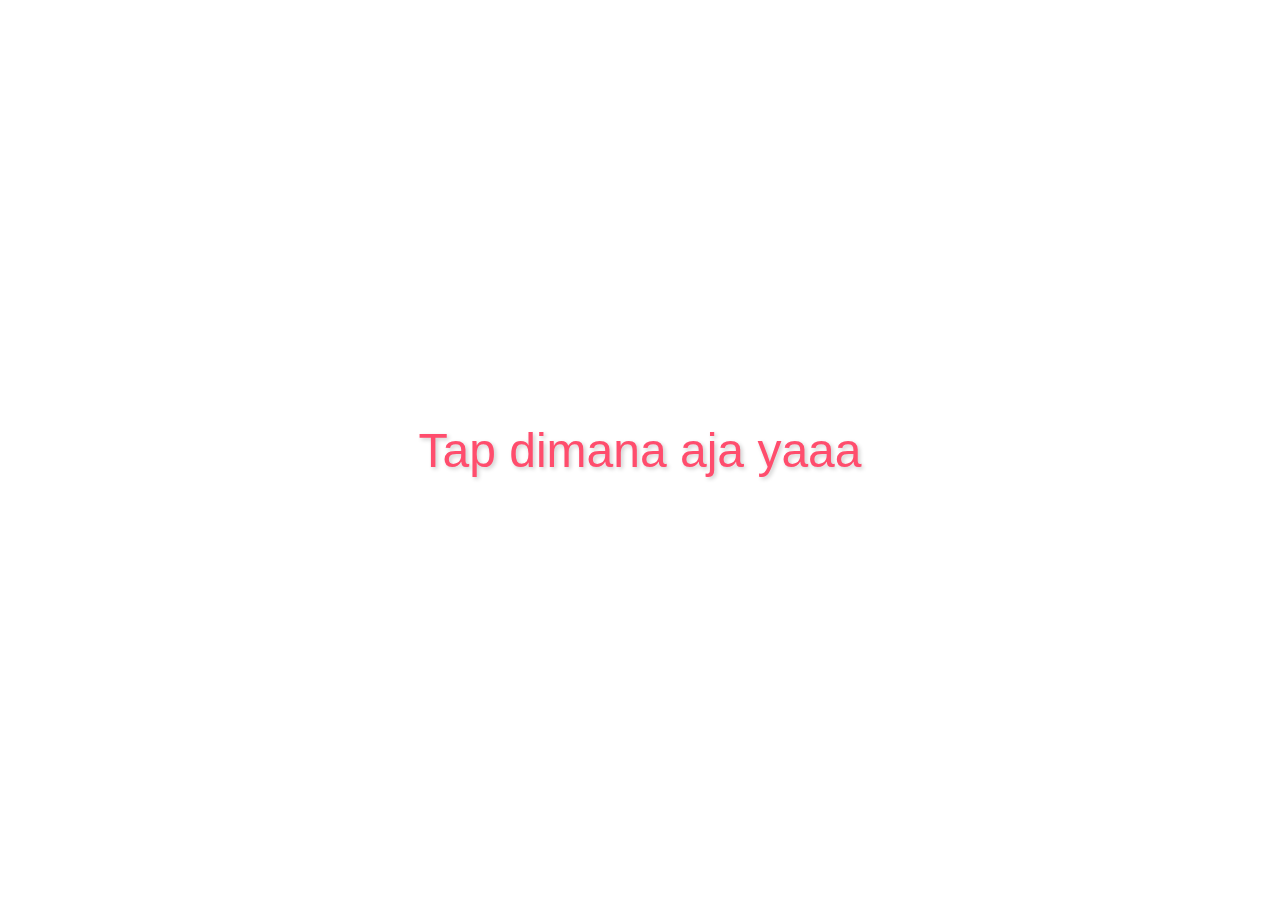
<file: confess2/index.html>
<!DOCTYPE html>
<html lang="en">
<head>
    <meta charset="UTF-8">
    <meta name="viewport" content="width=device-width, initial-scale=1.0">
    <title>❤️</title>
    <link rel="stylesheet" href="styles/main.css">
<div class="wallpaper"></div>
    <div class="content">
    </div>
</head>
<body>
    <div class="bg_heart">
        <div class="message"></div>
        <a href="love.html" class="next-button">pencet aku</a>
    </div>

    <script src="https://code.jquery.com/jquery-3.6.0.min.js"></script>
    <script src="script/main.js"></script>
<script>
    function setupMusic() {
        const music = document.getElementById('backgroundMusic');
        
        const isMusicPlaying = localStorage.getItem('musicPlaying') === 'true';
        const musicCurrentTime = localStorage.getItem('musicCurrentTime') || 0;

        if (isMusicPlaying) {
            music.currentTime = parseFloat(musicCurrentTime);
        }

        music.addEventListener('play', () => {
            localStorage.setItem('musicPlaying', 'true');
        });

        music.addEventListener('pause', () => {
            localStorage.setItem('musicPlaying', 'false');
        });

        setInterval(() => {
            localStorage.setItem('musicCurrentTime', music.currentTime);
        }, 1000);

        document.addEventListener('click', function startMusic() {
            music.play().catch(error => {
                console.log('Autoplay prevented', error);
            });
            document.removeEventListener('click', startMusic);
        });
    }

        document.addEventListener('DOMContentLoaded', setupMusic);
</script>

<audio id="backgroundMusic" loop>
    <source src="assets/blue.mp3" type="audio/mpeg">
    Your browser does not support the audio element.
</script>
</body>
</html>
</file>
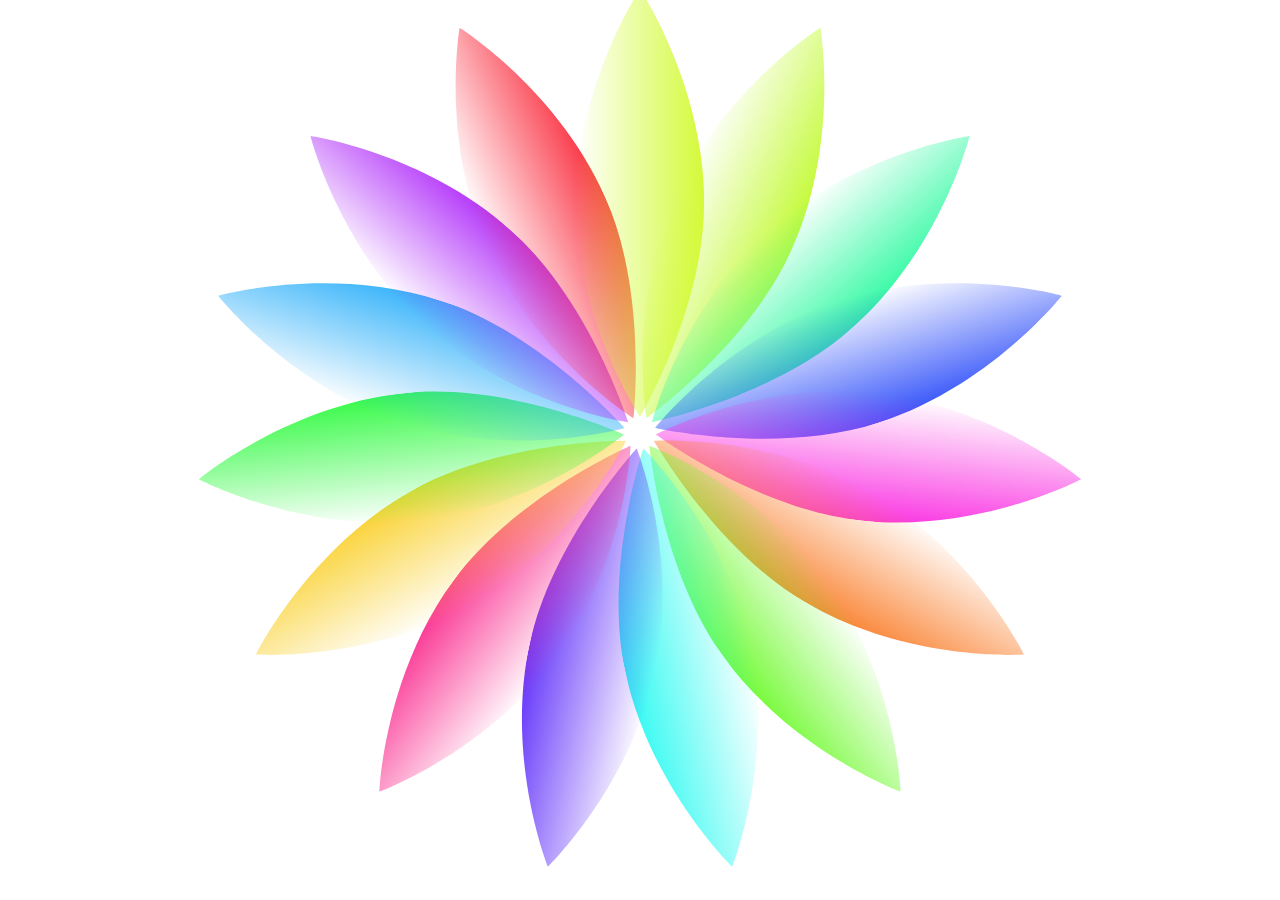
<file: flower 2/index.html>
<!DOCTYPE html>
<html lang="en">
<head>
    <meta charset="UTF-8">
    <meta name="viewport" content="width=device-width, initial-scale=1.0">
    <link rel="stylesheet" href="style.css">
    <title>Flower</title>
</head>
<body>
    <div class="container">
        <svg viewBox="0 0 800 600" class="main-svg">
          <rect width="100%" height="100%" class="boundary"></rect>
          
          <linearGradient id="gradient-black-white">
              <stop stop-color="black" offset="0"/>
              <stop stop-color="white" offset="100%"/>
          </linearGradient>
          
          <mask id="petal-mask" maskunits="objectBoundingBox" maskcontentunits="objectBoundingBox">
              <rect y="0" width="1" height="1" fill="url(#gradient-black-white)"/>
          </mask>
          
          <symbol id="petal-shape">
              <path d="M60,400 C60,400 120,298.319352 120,200 C120,89.54305 60,0 60,0 C60,0 0,89.54305 0,200 C0,310.45695 60,400 60,400 Z" class="petal-element"></path>
          </symbol>
      
          <svg viewBox="0 10 120 800">
            <rect width="100%" height="100%" class="boundary"></rect>
            <g class="petals-group">
              <g class="petal-group">
                <use xlink:href="#petal-shape"/>
              </g>
              <g class="petal-group">
                <use xlink:href="#petal-shape"/>
              </g>
              <g class="petal-group">
                <use xlink:href="#petal-shape"/>
              </g>
              <g class="petal-group">
                <use xlink:href="#petal-shape"/>
              </g>
              <g class="petal-group">
                <use xlink:href="#petal-shape"/>
              </g>
              <g class="petal-group">
                <use xlink:href="#petal-shape"/>
              </g>
              <g class="petal-group">
                <use xlink:href="#petal-shape"/>
              </g>
              <g class="petal-group">
                <use xlink:href="#petal-shape"/>
              </g>
              <g class="petal-group">
                <use xlink:href="#petal-shape"/>
              </g>
              <g class="petal-group">
                <use xlink:href="#petal-shape"/>
              </g>
              <g class="petal-group">
                <use xlink:href="#petal-shape"/>
              </g>
              <g class="petal-group">
                <use xlink:href="#petal-shape"/>
              </g>
              <g class="petal-group">
                <use xlink:href="#petal-shape"/>
              </g>
              <g class="petal-group">
                <use xlink:href="#petal-shape"/>
              </g>
              <g class="petal-group">
                <use xlink:href="#petal-shape"/>
              </g>
            </g>
          </svg>
        </svg>
      </div>
</body>
</html>
</file>
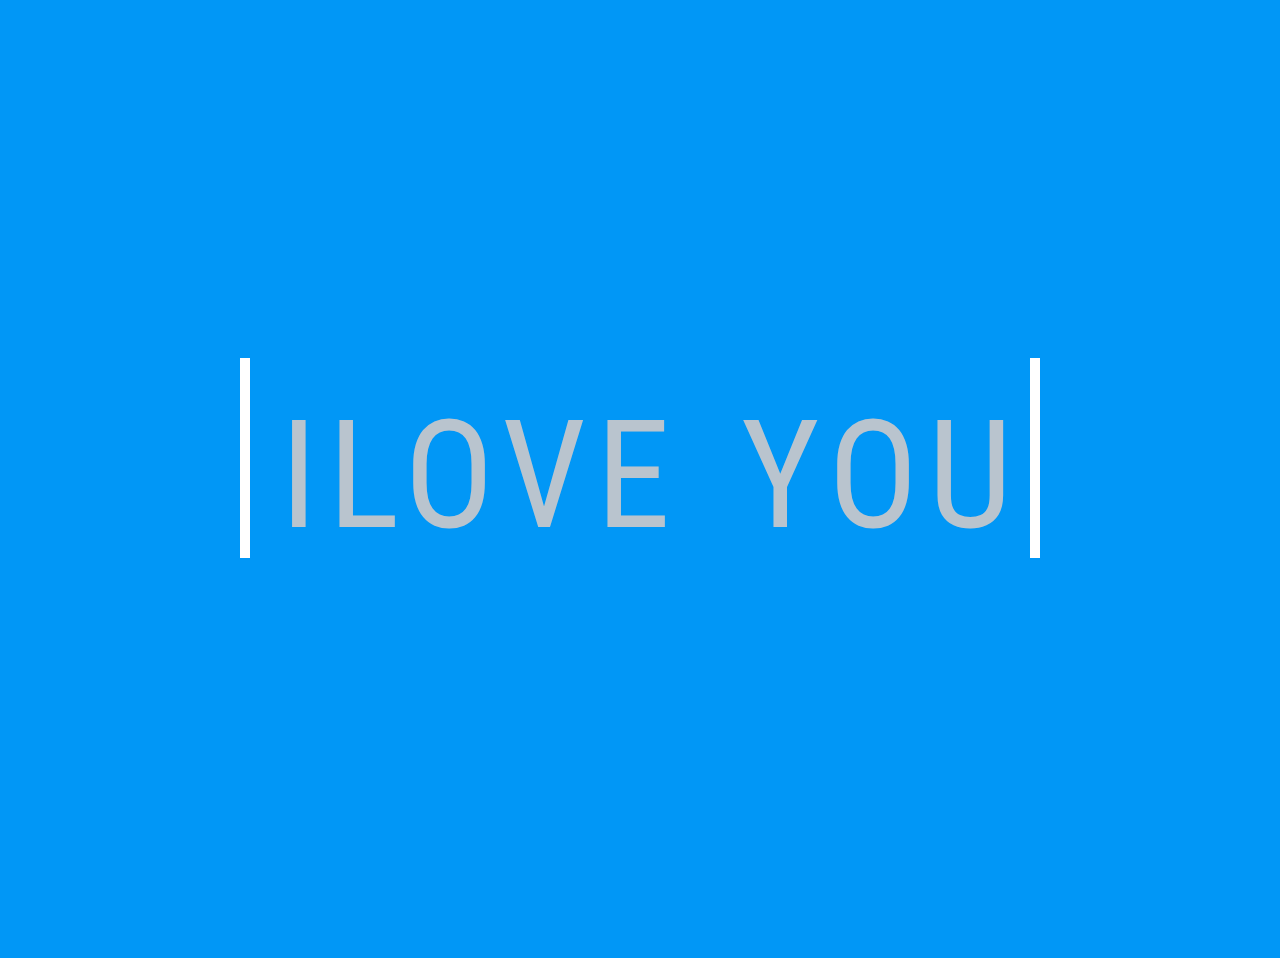
<file: i love you/index.html>
<!DOCTYPE html>
<html lang="en">
  <head>
    <meta charset="UTF-8" />
    <meta name="viewport" content="width=device-width, initial-scale=1.0" />
    <meta http-equiv="X-UA-Compatible" content="ie=edge" />
    <title>Love Animation</title>
    <link rel="stylesheet" href="styles.css" />
    <link
      rel="stylesheet"
      href="https://cdnjs.cloudflare.com/ajax/libs/font-awesome/6.0.0-beta3/css/all.min.css"/>
  </head>
  <body>
    <div class="wrapper" id="love">
      <div class="saying">
        <span class="i">I</span>
        <span class="love">LOVE</span>
        <i class="fa fa-heart heart" aria-hidden="true"></i>
        <span class="you">YOU</span>
        <span class="u">U</span>
      </div>
      <div class="pops">
        <div class="pop first">
          <div class="circle out-45"></div>
          <div class="circle out-225"></div>
          <div class="circle out-315"></div>
        </div>
        <div class="pop second">
          <div class="circle out-45"></div>
          <div class="circle out-225"></div>
          <div class="circle out-315"></div>
        </div>
        <div class="pop third">
          <div class="circle out-45"></div>
          <div class="circle out-225"></div>
          <div class="circle out-315"></div>
        </div>
        <div class="pop fourth">
          <div class="circle out-45"></div>
          <div class="circle out-225"></div>
          <div class="circle out-315"></div>
        </div>
      </div>
    </div>
    <script src="script.js"></script>
  </body>
</html>
</file>
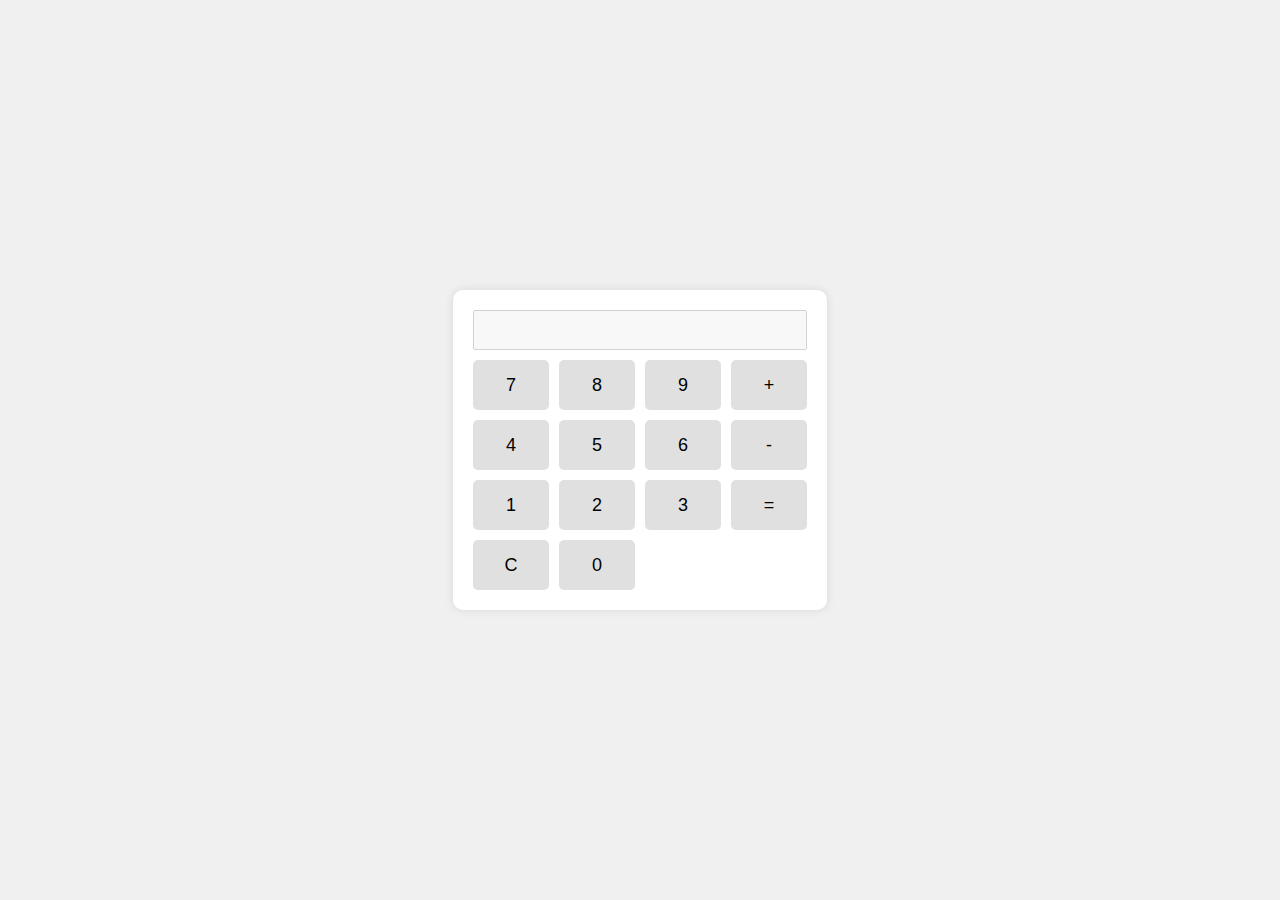
<file: kalkulator 2/index.html>
<!DOCTYPE html>
<html lang="en">
<head>
    <meta charset="UTF-8">
    <meta name="viewport" content="width=device-width, initial-scale=1.0">
    <title>Calculator</title>
    <link rel="stylesheet" href="styles.css">
</head>
<body>
    <div class="calculator">
        <input type="text" id="display" disabled>
        <div class="buttons">
            <button onclick="appendToDisplay('7')">7</button>
            <button onclick="appendToDisplay('8')">8</button>
            <button onclick="appendToDisplay('9')">9</button>
            <button onclick="appendToDisplay('+')">+</button>
            <button onclick="appendToDisplay('4')">4</button>
            <button onclick="appendToDisplay('5')">5</button>
            <button onclick="appendToDisplay('6')">6</button>
            <button onclick="appendToDisplay('-')">-</button>
            <button onclick="appendToDisplay('1')">1</button>
            <button onclick="appendToDisplay('2')">2</button>
            <button onclick="appendToDisplay('3')">3</button>
            <button onclick="calculate()">=</button>
            <button onclick="clearDisplay()">C</button>
            <button onclick="appendToDisplay('0')">0</button>
        </div>
    </div>
    <script src="script.js"></script>
</body>
</html>
</file>
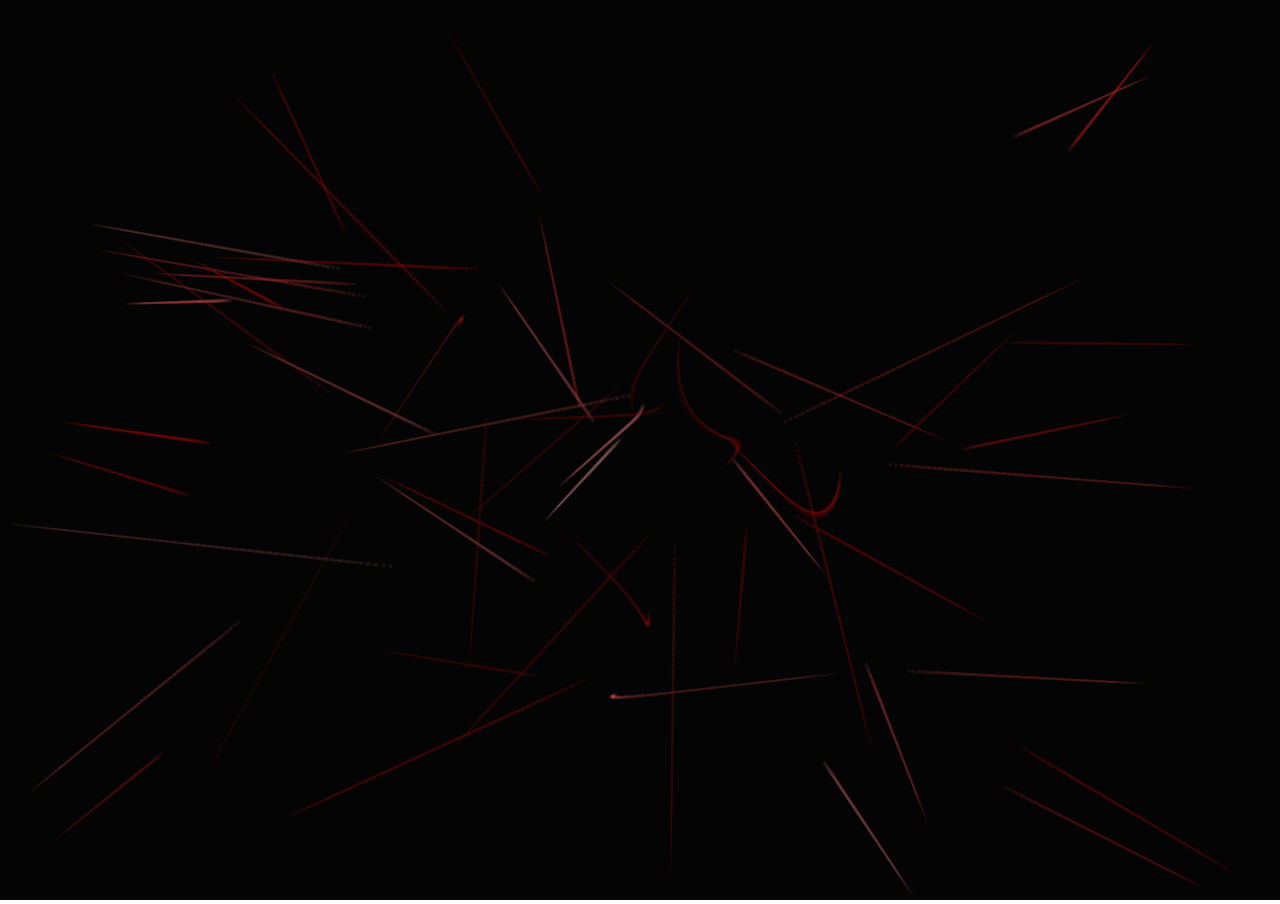
<file: love10/index.html>
<!DOCTYPE html>
<html lang="en">
<head>
    <meta charset="UTF-8">
    <meta name="viewport" content="width=device-width, initial-scale=1.0">
    <title>heart</title>
    <link rel="stylesheet" href="style.css">
</head>
<body>
    <canvas id="alx"></canvas>
    <script src="script.js"></script>
</body>
</html>
</file>
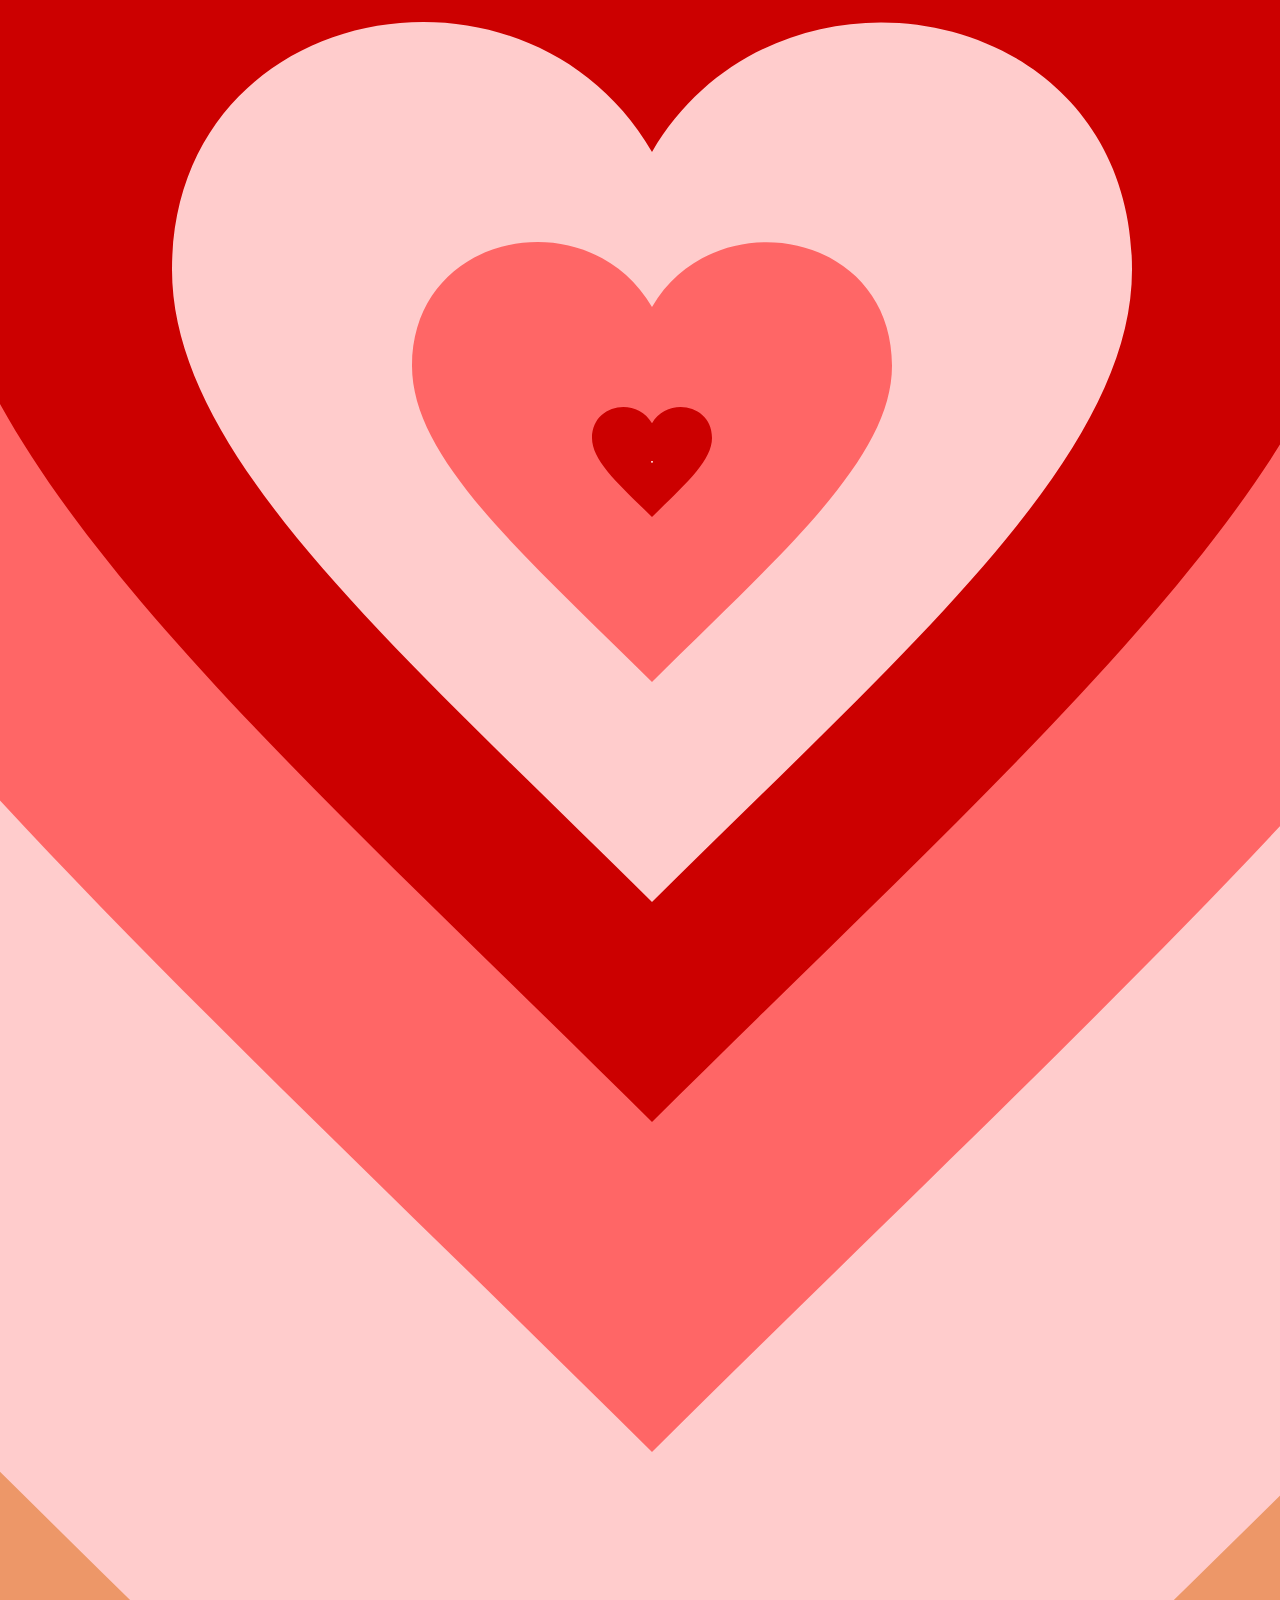
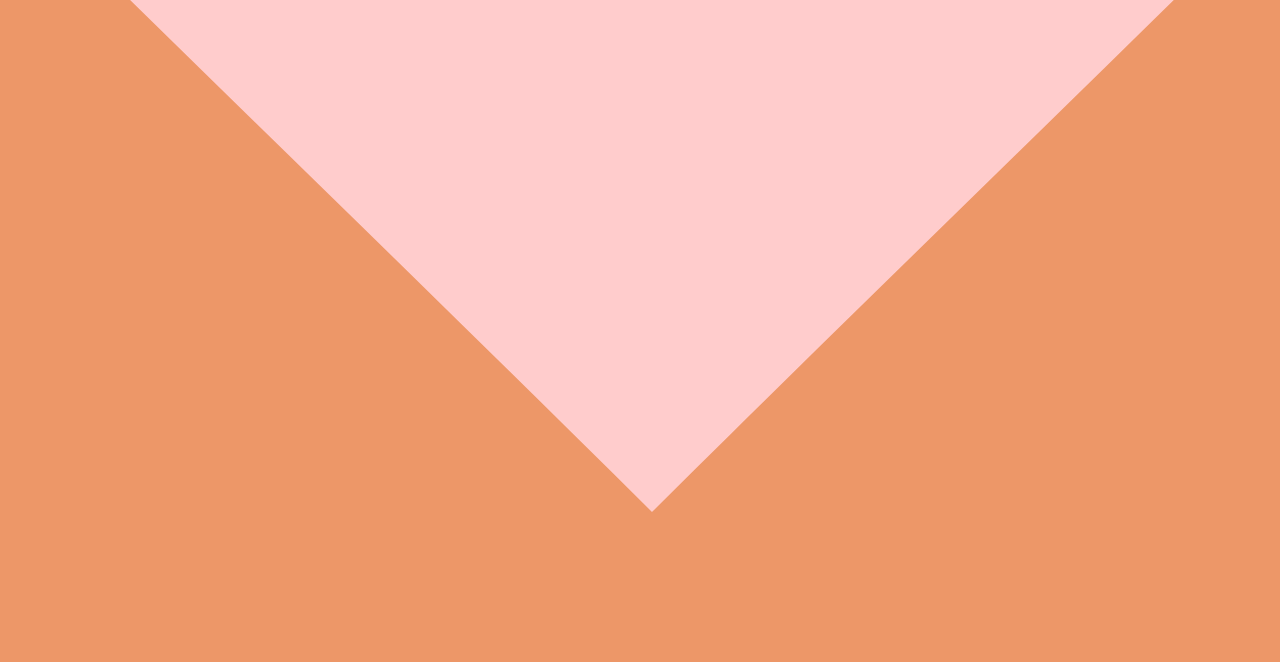
<file: love12/index.html>
<!DOCTYPE html>
<html lang="en">
  <head>
    <meta charset="UTF-8" />
    <meta name="viewport" content="width=device-width, initial-scale=1.0" />
    <title>i love you</title>
    <link rel="stylesheet" href="styles.css" />
  </head>
  <body>
    <div class="heart h0"></div>
    <div class="heart h1"></div>
    <div class="heart h2"></div>
    <div class="heart h3"></div>
    <div class="heart h4"></div>
    <div class="heart h5"></div>
    <div class="heart h6"></div>
  </body>
</html>
</file>
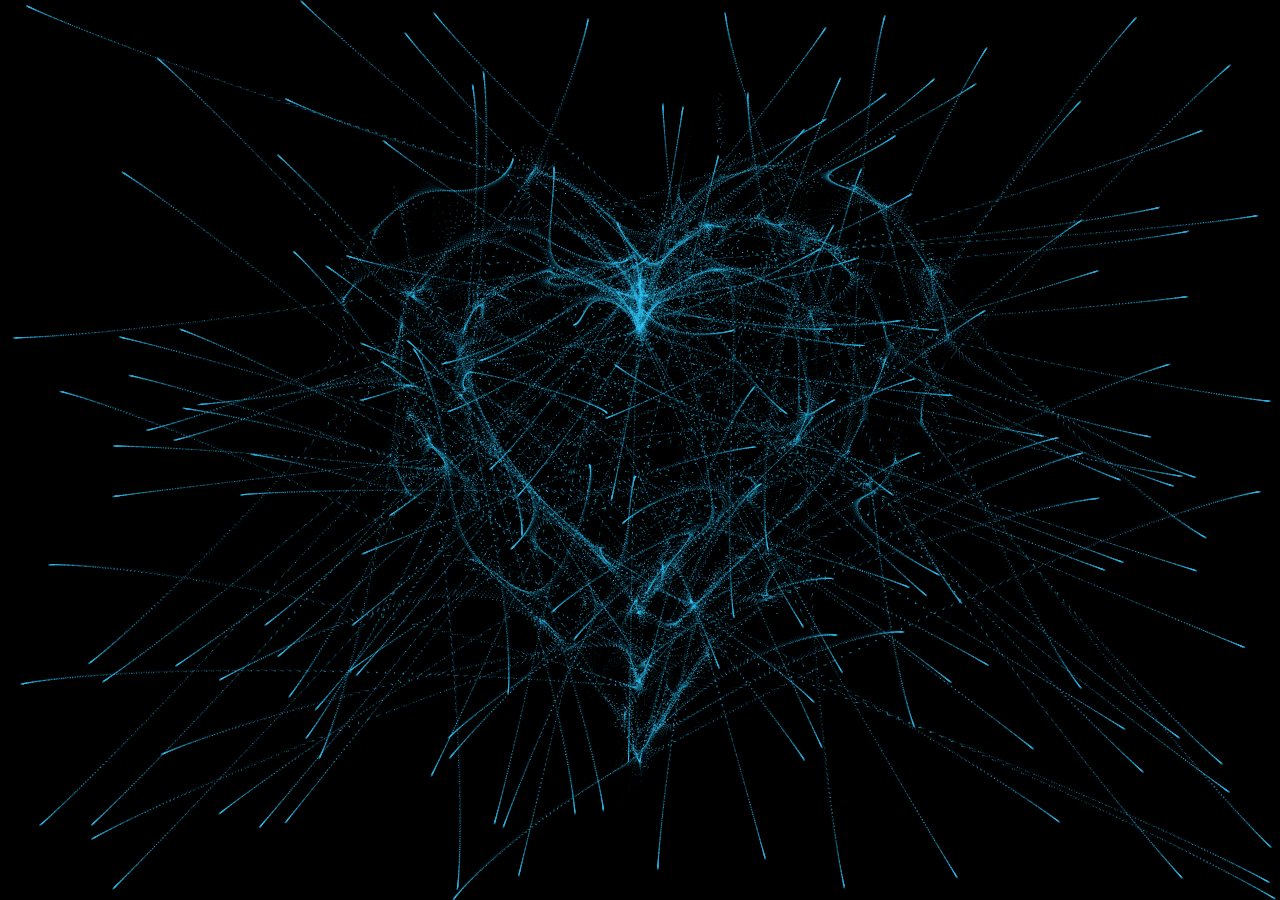
<file: love14/index.html>
<!DOCTYPE html>
<html lang="en">
<head>
  <meta charset="UTF-8">
  <meta http-equiv="X-UA-Compatible" content="IE=edge">
  <meta name="viewport" content="width=device-width, initial-scale=1.0">
  <title>❤️</title>
  <style>
    canvas {
      position: absolute;
      left: 0;
      top: 0;
      width: 100%;
      height: 100%;
      background-color: rgba(0, 0, 0, 0.2);
    }
  </style>
</head>
<body>
  <canvas id="heart"></canvas>
  <script>
    window.requestAnimationFrame =
      window.__requestAnimationFrame ||
      window.requestAnimationFrame ||
      window.webkitRequestAnimationFrame ||
      window.mozRequestAnimationFrame ||
      window.oRequestAnimationFrame ||
      window.msRequestAnimationFrame ||
      (function () {
        return function (callback, element) {
          var lastTime = element.__lastTime || 0;
          var currTime = Date.now();
          var timeToCall = Math.max(1, 33 - (currTime - lastTime));
          window.setTimeout(callback, timeToCall);
          element.__lastTime = currTime + timeToCall;
        };
      })();

    window.isDevice = /android|webos|iphone|ipad|ipod|blackberry|iemobile|opera mini/i.test(
      (navigator.userAgent || navigator.vendor || window.opera).toLowerCase()
    );

    var loaded = false;

    var init = function () {
      if (loaded) return;
      loaded = true;
      var mobile = window.isDevice;
      var koef = mobile ? 0.5 : 1;
      var canvas = document.getElementById("heart");
      var ctx = canvas.getContext("2d");
      var width = (canvas.width = koef * innerWidth);
      var height = (canvas.height = koef * innerHeight);
      var rand = Math.random;

      ctx.fillStyle = "rgba(0,0,0,1)";
      ctx.fillRect(0, 0, width, height);

      var drawText = function () {
        ctx.font = "60px Arial"; 
        ctx.fillStyle = "lightblue";
        ctx.textAlign = "center";
        ctx.fillText("", width / 2, height / 2.2 + 400); 
      };

      var heartPosition = function (rad) {
        return [
          Math.pow(Math.sin(rad), 3),
          -(
            15 * Math.cos(rad) -
            5 * Math.cos(2 * rad) -
            2 * Math.cos(3 * rad) -
            Math.cos(4 * rad)
          ),
        ];
      };

      var scaleAndTranslate = function (pos, sx, sy, dx, dy) {
        return [dx + pos[0] * sx, dy + pos[1] * sy];
      };

      window.addEventListener("resize", function () {
        width = canvas.width = koef * innerWidth;
        height = canvas.height = koef * innerHeight;
        ctx.fillStyle = "rgba(0,0,0,1)";
        ctx.fillRect(0, 0, width, height);
      });

      var traceCount = mobile ? 20 : 50;
      var pointsOrigin = [];
      var dr = mobile ? 0.3 : 0.1;
      for (var i = 0; i < Math.PI * 2; i += dr)
        pointsOrigin.push(scaleAndTranslate(heartPosition(i), 310, 19, 0, 0)); 
      for (var i = 0; i < Math.PI * 2; i += dr)
        pointsOrigin.push(scaleAndTranslate(heartPosition(i), 250, 15, 0, 0)); 
      for (var i = 0; i < Math.PI * 2; i += dr)
        pointsOrigin.push(scaleAndTranslate(heartPosition(i), 190, 11, 0, 0)); 

      var heartPointsCount = pointsOrigin.length;
      var targetPoints = [];

      var pulse = function (kx, ky) {
        for (var i = 0; i < pointsOrigin.length; i++) {
          targetPoints[i] = [
            kx * pointsOrigin[i][0] + width / 2,
            ky * pointsOrigin[i][1] + height / 2.2,
          ];
        }
      };

      var e = [];
      for (var i = 0; i < heartPointsCount; i++) {
        var x = rand() * width;
        var y = rand() * height;
        e[i] = {
          vx: 0,
          vy: 0,
          R: 2,
          speed: rand() + 5,
          q: ~~(rand() * heartPointsCount),
          D: 2 * (i % 2) - 1,
          force: 0.2 * rand() + 0.7,
          f: "rgba(51, 204, 255, 0.7)",
          trace: Array.from({ length: traceCount }, () => ({ x, y })),
        };
      }

      var config = { traceK: 0.4, timeDelta: 0.6 };
      var time = 0;

      var loop = function () {
        var n = -Math.cos(time);
        pulse((1 + n) * 0.5, (1 + n) * 0.5);
        time += (Math.sin(time) < 0 ? 9 : n > 0.8 ? 0.2 : 1) * config.timeDelta;

        ctx.fillStyle = "rgba(0,0,0,.1)";
        ctx.fillRect(0, 0, width, height);

        for (var i = e.length; i--; ) {
          var u = e[i];
          var q = targetPoints[u.q];
          var dx = u.trace[0].x - q[0];
          var dy = u.trace[0].y - q[1];
          var length = Math.sqrt(dx * dx + dy * dy);

          if (length < 10) {
            if (rand() > 0.95) {
              u.q = ~~(rand() * heartPointsCount);
            } else {
              if (rand() > 0.99) u.D *= -1;
              u.q = (u.q + u.D) % heartPointsCount;
              if (u.q < 0) u.q += heartPointsCount;
            }
          }

          u.vx += (-dx / length) * u.speed;
          u.vy += (-dy / length) * u.speed;
          u.trace[0].x += u.vx;
          u.trace[0].y += u.vy;
          u.vx *= u.force;
          u.vy *= u.force;

          for (var k = 0; k < u.trace.length - 1; k++) {
            var T = u.trace[k];
            var N = u.trace[k + 1];
            N.x -= config.traceK * (N.x - T.x);
            N.y -= config.traceK * (N.y - T.y);
          }

          ctx.fillStyle = u.f;
          u.trace.forEach((t) => ctx.fillRect(t.x, t.y, 1, 1));
        }

        drawText();
        window.requestAnimationFrame(loop, canvas);
      };

      loop();
    };

    var s = document.readyState;
    if (s === "complete" || s === "loaded" || s === "interactive") init();
    else document.addEventListener("DOMContentLoaded", init);
  </script>
</body>
</html>
</file>
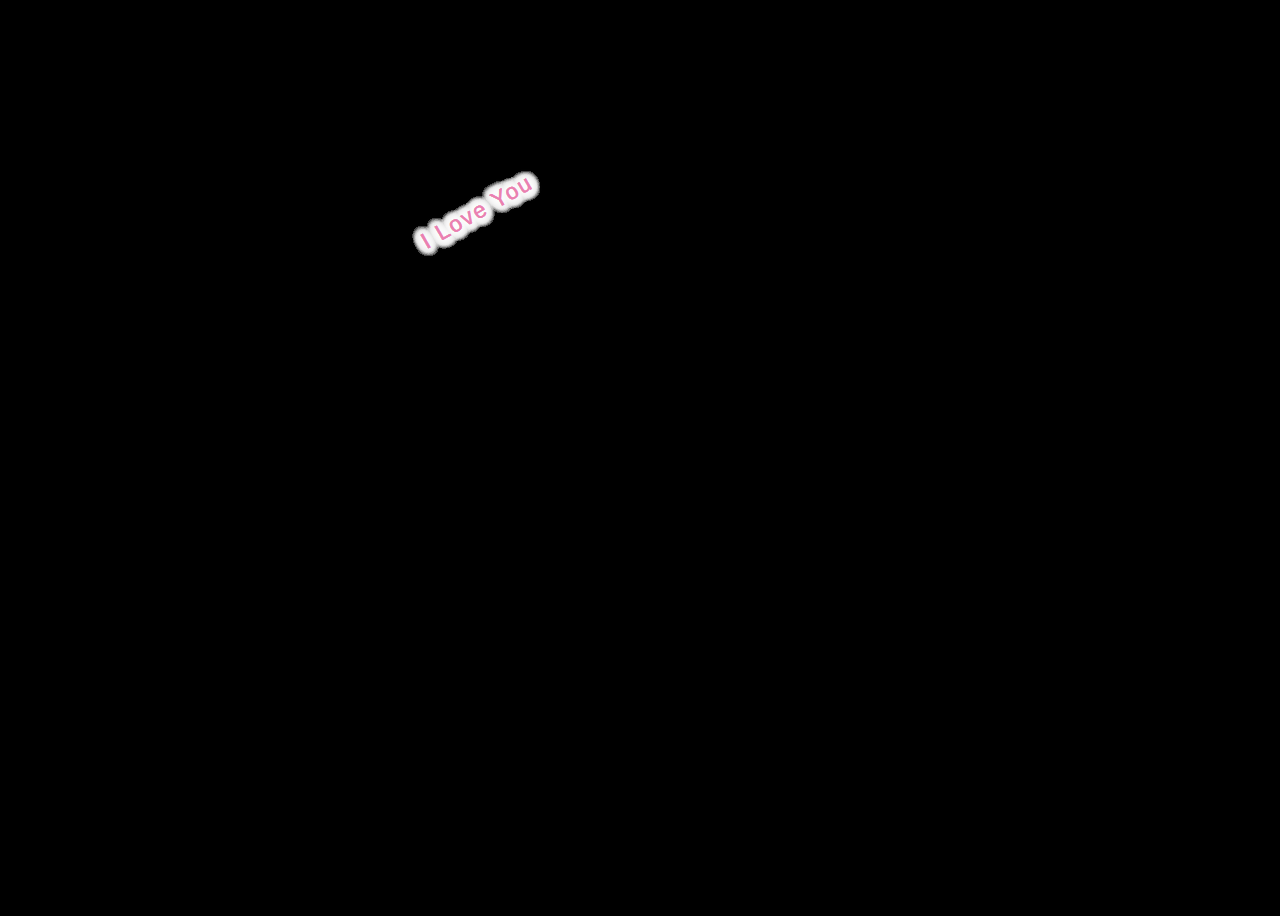
<file: love15/index.html>
<!doctype html>
<html lang="en">
 <head>
  <meta http-equiv="Content-Type" content="text/html; charset=UTF-8"> 
  <link rel="stylesheet" href="styles.css">
  <title>i love you</title> 
 </head> 
 <body mpa-version="9.0.21" mpa-extension-id="ibefaeehajgcpooopoegkifhgecigeeg"> 
  <div id="ui"> 
   <div class="love"> 
    <div class="love_horizontal"> 
     <div class="love_vertical"> 
      <div class="love_word">
       I Love You
      </div> 
     </div> 
    </div> 
   </div> 
   <div class="love"> 
    <div class="love_horizontal"> 
     <div class="love_vertical"> 
      <div class="love_word">
       I Love You
      </div> 
     </div> 
    </div> 
   </div> 
   <div class="love"> 
    <div class="love_horizontal"> 
     <div class="love_vertical"> 
      <div class="love_word">
       I Love You
      </div> 
     </div> 
    </div> 
   </div> 
   <div class="love"> 
    <div class="love_horizontal"> 
     <div class="love_vertical"> 
      <div class="love_word">
       I Love You
      </div> 
     </div> 
    </div> 
   </div> 
   <div class="love"> 
    <div class="love_horizontal"> 
     <div class="love_vertical"> 
      <div class="love_word">
       I Love You
      </div> 
     </div> 
    </div> 
   </div> 
   <div class="love"> 
    <div class="love_horizontal"> 
     <div class="love_vertical"> 
      <div class="love_word">
       I Love You
      </div> 
     </div> 
    </div> 
   </div> 
   <div class="love"> 
    <div class="love_horizontal"> 
     <div class="love_vertical"> 
      <div class="love_word">
       I Love You
      </div> 
     </div> 
    </div> 
   </div> 
   <div class="love"> 
    <div class="love_horizontal"> 
     <div class="love_vertical"> 
      <div class="love_word">
       I Love You
      </div> 
     </div> 
    </div> 
   </div> 
   <div class="love"> 
    <div class="love_horizontal"> 
     <div class="love_vertical"> 
      <div class="love_word">
       I Love You
      </div> 
     </div> 
    </div> 
   </div> 
   <div class="love"> 
    <div class="love_horizontal"> 
     <div class="love_vertical"> 
      <div class="love_word">
       I Love You
      </div> 
     </div> 
    </div> 
   </div> 
   <div class="love"> 
    <div class="love_horizontal"> 
     <div class="love_vertical"> 
      <div class="love_word">
       I Love You
      </div> 
     </div> 
    </div> 
   </div> 
   <div class="love"> 
    <div class="love_horizontal"> 
     <div class="love_vertical"> 
      <div class="love_word">
       I Love You
      </div> 
     </div> 
    </div> 
   </div> 
   <div class="love"> 
    <div class="love_horizontal"> 
     <div class="love_vertical"> 
      <div class="love_word">
       I Love You
      </div> 
     </div> 
    </div> 
   </div> 
   <div class="love"> 
    <div class="love_horizontal"> 
     <div class="love_vertical"> 
      <div class="love_word">
       I Love You
      </div> 
     </div> 
    </div> 
   </div> 
   <div class="love"> 
    <div class="love_horizontal"> 
     <div class="love_vertical"> 
      <div class="love_word">
       I Love You
      </div> 
     </div> 
    </div> 
   </div> 
   <div class="love"> 
    <div class="love_horizontal"> 
     <div class="love_vertical"> 
      <div class="love_word">
       I Love You
      </div> 
     </div> 
    </div> 
   </div> 
   <div class="love"> 
    <div class="love_horizontal"> 
     <div class="love_vertical"> 
      <div class="love_word">
       I Love You
      </div> 
     </div> 
    </div> 
   </div> 
   <div class="love"> 
    <div class="love_horizontal"> 
     <div class="love_vertical"> 
      <div class="love_word">
       I Love You
      </div> 
     </div> 
    </div> 
   </div> 
   <div class="love"> 
    <div class="love_horizontal"> 
     <div class="love_vertical"> 
      <div class="love_word">
       I Love You
      </div> 
     </div> 
    </div> 
   </div> 
   <div class="love"> 
    <div class="love_horizontal"> 
     <div class="love_vertical"> 
      <div class="love_word">
       I Love You
      </div> 
     </div> 
    </div> 
   </div> 
   <div class="love"> 
    <div class="love_horizontal"> 
     <div class="love_vertical"> 
      <div class="love_word">
       I Love You
      </div> 
     </div> 
    </div> 
   </div> 
   <div class="love"> 
    <div class="love_horizontal"> 
     <div class="love_vertical"> 
      <div class="love_word">
       I Love You
      </div> 
     </div> 
    </div> 
   </div> 
   <div class="love"> 
    <div class="love_horizontal"> 
     <div class="love_vertical"> 
      <div class="love_word">
       I Love You
      </div> 
     </div> 
    </div> 
   </div> 
   <div class="love"> 
    <div class="love_horizontal"> 
     <div class="love_vertical"> 
      <div class="love_word">
       I Love You
      </div> 
     </div> 
    </div> 
   </div> 
   <div class="love"> 
    <div class="love_horizontal"> 
     <div class="love_vertical"> 
      <div class="love_word">
       I Love You
      </div> 
     </div> 
    </div> 
   </div> 
   <div class="love"> 
    <div class="love_horizontal"> 
     <div class="love_vertical"> 
      <div class="love_word">
       I Love You
      </div> 
     </div> 
    </div> 
   </div> 
   <div class="love"> 
    <div class="love_horizontal"> 
     <div class="love_vertical"> 
      <div class="love_word">
       I Love You
      </div> 
     </div> 
    </div> 
   </div> 
   <div class="love"> 
    <div class="love_horizontal"> 
     <div class="love_vertical"> 
      <div class="love_word">
       I Love You
      </div> 
     </div> 
    </div> 
   </div> 
   <div class="love"> 
    <div class="love_horizontal"> 
     <div class="love_vertical"> 
      <div class="love_word">
       I Love You
      </div> 
     </div> 
    </div> 
   </div> 
   <div class="love"> 
    <div class="love_horizontal"> 
     <div class="love_vertical"> 
      <div class="love_word">
       I Love You
      </div> 
     </div> 
    </div> 
   </div> 
   <div class="love"> 
    <div class="love_horizontal"> 
     <div class="love_vertical"> 
      <div class="love_word">
       I Love You
      </div> 
     </div> 
    </div> 
   </div> 
   <div class="love"> 
    <div class="love_horizontal"> 
     <div class="love_vertical"> 
      <div class="love_word">
       I Love You
      </div> 
     </div> 
    </div> 
   </div> 
   <div class="love"> 
    <div class="love_horizontal"> 
     <div class="love_vertical"> 
      <div class="love_word">
       I Love You
      </div> 
     </div> 
    </div> 
   </div> 
   <div class="love"> 
    <div class="love_horizontal"> 
     <div class="love_vertical"> 
      <div class="love_word">
       I Love You
      </div> 
     </div> 
    </div> 
   </div> 
   <div class="love"> 
    <div class="love_horizontal"> 
     <div class="love_vertical"> 
      <div class="love_word">
       I Love You
      </div> 
     </div> 
    </div> 
   </div> 
   <div class="love"> 
    <div class="love_horizontal"> 
     <div class="love_vertical"> 
      <div class="love_word">
       I Love You
      </div> 
     </div> 
    </div> 
   </div> 
   <div class="love"> 
    <div class="love_horizontal"> 
     <div class="love_vertical"> 
      <div class="love_word">
       I Love You
      </div> 
     </div> 
    </div> 
   </div> 
   <div class="love"> 
    <div class="love_horizontal"> 
     <div class="love_vertical"> 
      <div class="love_word">
       I Love You
      </div> 
     </div> 
    </div> 
   </div> 
   <div class="love"> 
    <div class="love_horizontal"> 
     <div class="love_vertical"> 
      <div class="love_word">
       I Love You
      </div> 
     </div> 
    </div> 
   </div> 
   <div class="love"> 
    <div class="love_horizontal"> 
     <div class="love_vertical"> 
      <div class="love_word">
       I Love You
      </div> 
     </div> 
    </div> 
   </div> 
   <div class="love"> 
    <div class="love_horizontal"> 
     <div class="love_vertical"> 
      <div class="love_word">
       I Love You
      </div> 
     </div> 
    </div> 
   </div> 
   <div class="love"> 
    <div class="love_horizontal"> 
     <div class="love_vertical"> 
      <div class="love_word">
       I Love You
      </div> 
     </div> 
    </div> 
   </div> 
   <div class="love"> 
    <div class="love_horizontal"> 
     <div class="love_vertical"> 
      <div class="love_word">
       I Love You
      </div> 
     </div> 
    </div> 
   </div> 
   <div class="love"> 
    <div class="love_horizontal"> 
     <div class="love_vertical"> 
      <div class="love_word">
       I Love You
      </div> 
     </div> 
    </div> 
   </div> 
   <div class="love"> 
    <div class="love_horizontal"> 
     <div class="love_vertical"> 
      <div class="love_word">
       I Love You
      </div> 
     </div> 
    </div> 
   </div> 
   <div class="love"> 
    <div class="love_horizontal"> 
     <div class="love_vertical"> 
      <div class="love_word">
       I Love You
      </div> 
     </div> 
    </div> 
   </div> 
   <div class="love"> 
    <div class="love_horizontal"> 
     <div class="love_vertical"> 
      <div class="love_word">
       I Love You
      </div> 
     </div> 
    </div> 
   </div> 
   <div class="love"> 
    <div class="love_horizontal"> 
     <div class="love_vertical"> 
      <div class="love_word">
       I Love You
      </div> 
     </div> 
    </div> 
   </div> 
   <div class="love"> 
    <div class="love_horizontal"> 
     <div class="love_vertical"> 
      <div class="love_word">
       I Love You
      </div> 
     </div> 
    </div> 
   </div> 
   <div class="love"> 
    <div class="love_horizontal"> 
     <div class="love_vertical"> 
      <div class="love_word">
       I Love You
      </div> 
     </div> 
    </div> 
   </div> 
   <div class="love"> 
    <div class="love_horizontal"> 
     <div class="love_vertical"> 
      <div class="love_word">
       I Love You
      </div> 
     </div> 
    </div> 
   </div> 
   <div class="love"> 
    <div class="love_horizontal"> 
     <div class="love_vertical"> 
      <div class="love_word">
       I Love You
      </div> 
     </div> 
    </div> 
   </div> 
   <div class="love"> 
    <div class="love_horizontal"> 
     <div class="love_vertical"> 
      <div class="love_word">
       I Love You
      </div> 
     </div> 
    </div> 
   </div> 
   <div class="love"> 
    <div class="love_horizontal"> 
     <div class="love_vertical"> 
      <div class="love_word">
       I Love You
      </div> 
     </div> 
    </div> 
   </div> 
   <div class="love"> 
    <div class="love_horizontal"> 
     <div class="love_vertical"> 
      <div class="love_word">
       I Love You
      </div> 
     </div> 
    </div> 
   </div> 
   <div class="love"> 
    <div class="love_horizontal"> 
     <div class="love_vertical"> 
      <div class="love_word">
       I Love You
      </div> 
     </div> 
    </div> 
   </div> 
   <div class="love"> 
    <div class="love_horizontal"> 
     <div class="love_vertical"> 
      <div class="love_word">
       I Love You
      </div> 
     </div> 
    </div> 
   </div> 
   <div class="love"> 
    <div class="love_horizontal"> 
     <div class="love_vertical"> 
      <div class="love_word">
       I Love You
      </div> 
     </div> 
    </div> 
   </div> 
   <div class="love"> 
    <div class="love_horizontal"> 
     <div class="love_vertical"> 
      <div class="love_word">
       I Love You
      </div> 
     </div> 
    </div> 
   </div> 
   <div class="love"> 
    <div class="love_horizontal"> 
     <div class="love_vertical"> 
      <div class="love_word">
       I Love You
      </div> 
     </div> 
    </div> 
   </div> 
   <div class="love"> 
    <div class="love_horizontal"> 
     <div class="love_vertical"> 
      <div class="love_word">
       I Love You
      </div> 
     </div> 
    </div> 
   </div> 
   <div class="love"> 
    <div class="love_horizontal"> 
     <div class="love_vertical"> 
      <div class="love_word">
       I Love You
      </div> 
     </div> 
    </div> 
   </div> 
   <div class="love"> 
    <div class="love_horizontal"> 
     <div class="love_vertical"> 
      <div class="love_word">
       I Love You
      </div> 
     </div> 
    </div> 
   </div> 
   <div class="love"> 
    <div class="love_horizontal"> 
     <div class="love_vertical"> 
      <div class="love_word">
       I Love You
      </div> 
     </div> 
    </div> 
   </div> 
   <div class="love"> 
    <div class="love_horizontal"> 
     <div class="love_vertical"> 
      <div class="love_word">
       I Love You
      </div> 
     </div> 
    </div> 
   </div> 
   <div class="love"> 
    <div class="love_horizontal"> 
     <div class="love_vertical"> 
      <div class="love_word">
       I Love You
      </div> 
     </div> 
    </div> 
   </div> 
   <div class="love"> 
    <div class="love_horizontal"> 
     <div class="love_vertical"> 
      <div class="love_word">
       I Love You
      </div> 
     </div> 
    </div> 
   </div> 
   <div class="love"> 
    <div class="love_horizontal"> 
     <div class="love_vertical"> 
      <div class="love_word">
       I Love You
      </div> 
     </div> 
    </div> 
   </div> 
   <div class="love"> 
    <div class="love_horizontal"> 
     <div class="love_vertical"> 
      <div class="love_word">
       I Love You
      </div> 
     </div> 
    </div> 
   </div> 
   <div class="love"> 
    <div class="love_horizontal"> 
     <div class="love_vertical"> 
      <div class="love_word">
     </div> 
     </div> 
    </div> 
   </div> 
  </div> 
</body>
</html>
</file>
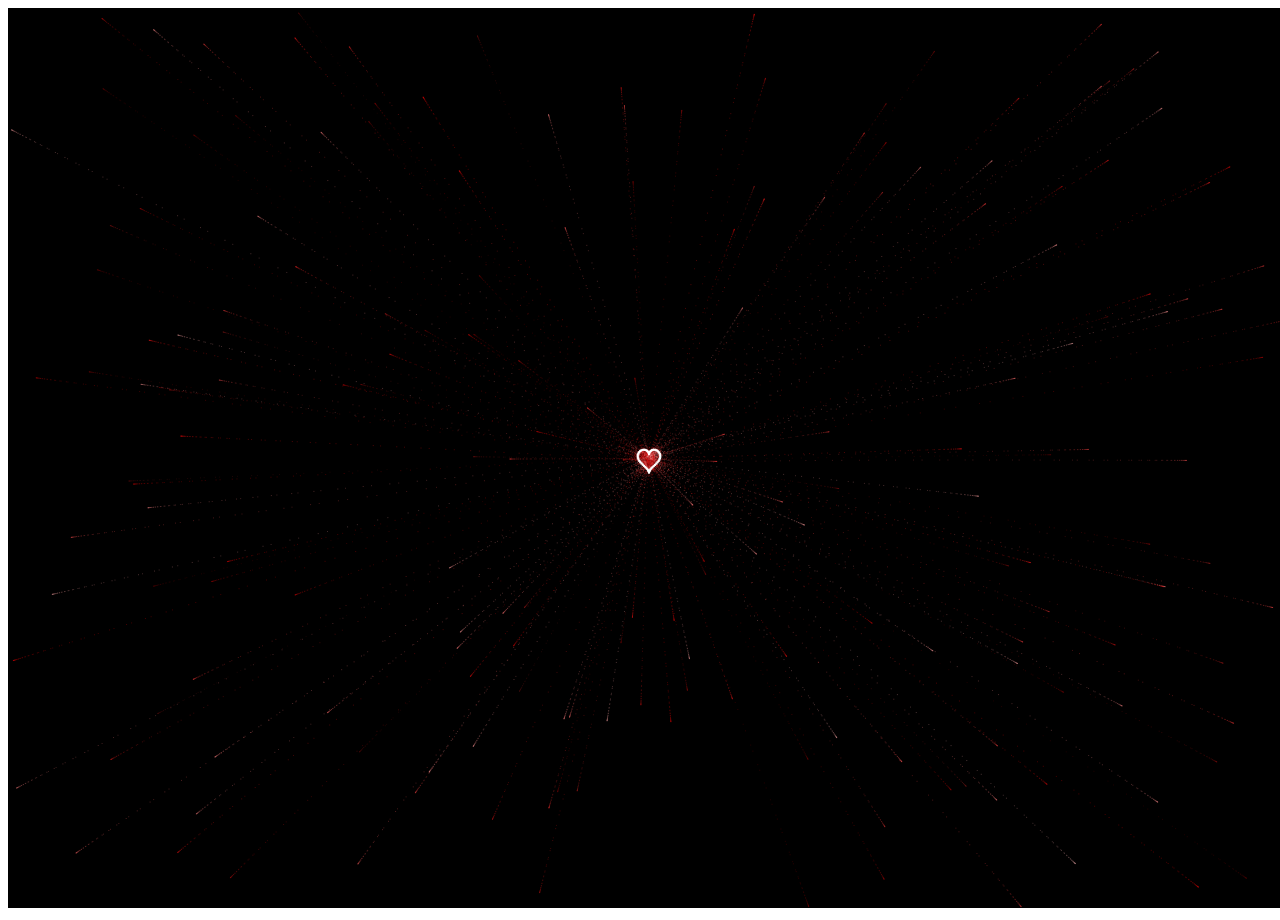
<file: love16/index.html>
<!DOCTYPE html>
<html lang="en">
<head>
  <meta charset="UTF-8">
  <meta name="viewport" content="width=device-width, initial-scale=1.0">
  <style link rel="stylesheet" href="style.css"></style>
  <title>lope lope</title>
</head>
<body>
  <canvas id="heart" width="1920" height="947"></canvas>
  <script src="script.js"></script>
</body>
</html>
</file>
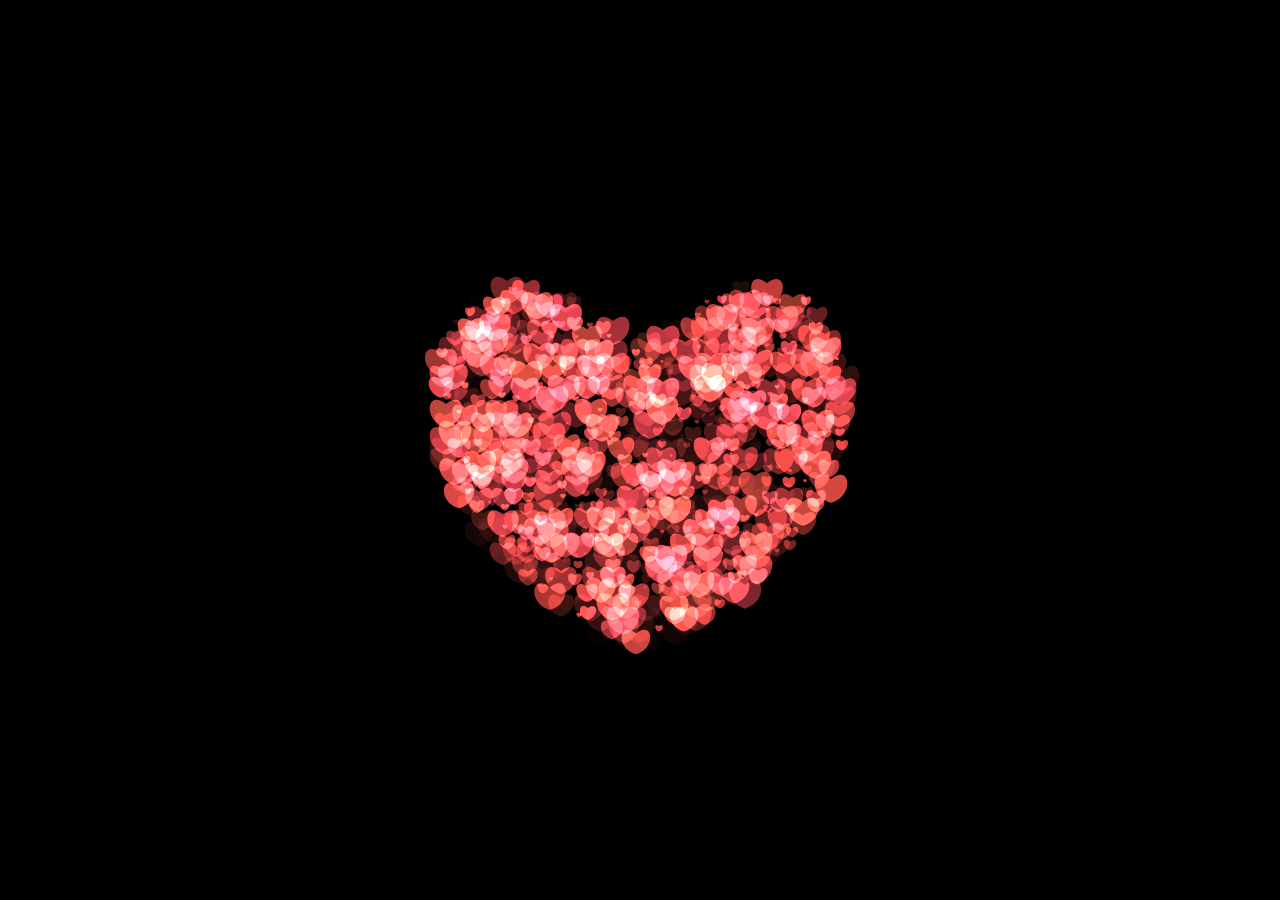
<file: love18/index.html>
<!DOCTYPE html>
<html lang="en">
<head>
    <meta charset="UTF-8">
    <title>💕</title>
    <link rel="stylesheet" href="styles.css">
</head>
<body>
    <script src="script.js"></script>
</body>
</html>
</file>
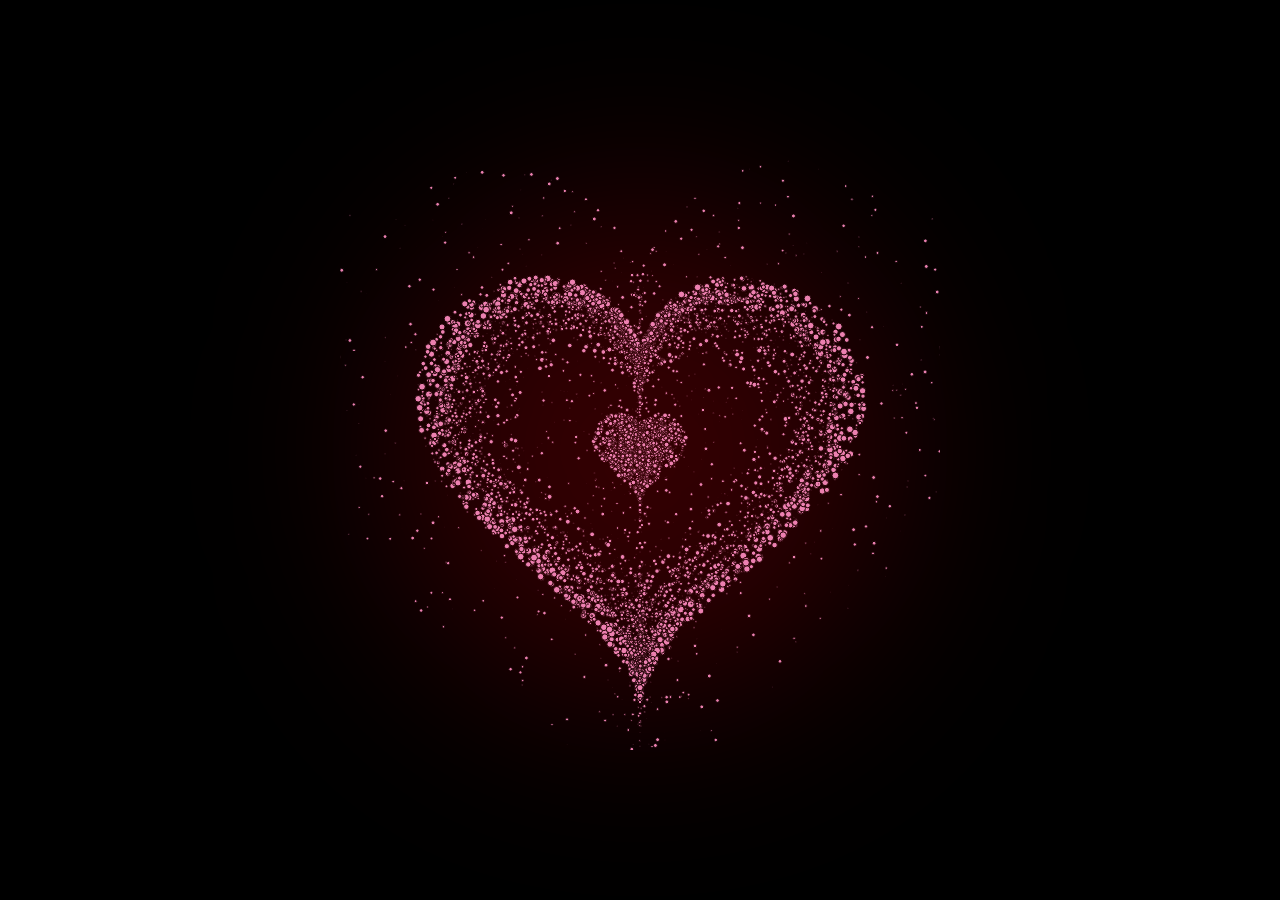
<file: love21/index.html>
<!DOCTYPE html>
<html lang="en">
<head>
    <meta charset="UTF-8">
    <meta http-equiv="X-UA-Compatible" content="IE=edge">
    <link rel="stylesheet" href="styles.css">
    <title>❤️</title>
</head>
<body>
    <div class="box"></div>
    <canvas id="heart"></canvas>
    <script src="script.js"></script>
</body>
</html>
</file>
<file: confess2/styles/main.css>
html, body {
  height: 100%;
  margin: 0;
  font-family: 'Arial', sans-serif;
  -webkit-user-select: none;
  -ms-user-select: none;
  user-select: none;
}

.bg_heart {
  position: relative;
  top: 0;
  left: 0;
  width: 100%;
  height: 100%;
  overflow: hidden;
  cursor: pointer;
}

.heart {
  position: absolute;
  top: -50%;
  transform: rotate(-45deg);
}

.heart:before,
.heart:after {
  position: absolute;
  display: block;
  content: "";
  width: 100%;
  height: 100%;
  background: inherit;
  border-radius: 100%;
}

.heart:before {
  top: -50%;
  left: 0;
}

.heart:after {
  top: 0;
  right: -50%;
}

@keyframes love {
  0% {
      top: 110%;
  }
}

.message {
  position: fixed;
  top: 50%;
  left: 50%;
  transform: translate(-50%, -50%);
  color: #ff4d6d;
  font-size: 2em;
  text-align: center;
  text-shadow: 2px 2px 4px rgba(0, 0, 0, 0.2);
  z-index: 1000;
  width: 80%;
  padding: 20px;
  background-color: rgba(255, 255, 255, 0);
  border-radius: 15px;
  pointer-events: none;
}

.next-button {
  display: none;
  position: fixed;
  bottom: 50px;
  left: 50%;
  transform: translateX(-50%);
  padding: 15px 30px;
  background-color: #ff4d6d;
  color: white;
  border: none;
  border-radius: 25px;
  font-size: 1.2em;
  cursor: pointer;
  z-index: 1000;
  transition: all 0.3s ease;
  box-shadow: 0 4px 15px rgba(0,0,0,0.2);
}

.next-button:hover {
  background-color: #ff3357;
  transform: translateX(-50%) scale(1.05);
}

@media (max-width: 600px) {
  .message {
    font-size: 1.5em; 
    padding: 10px; 
  }

  .next-button {
    padding: 10px 20px; 
    font-size: 1em; 
  }
}

@media (min-width: 601px) and (max-width: 1024px) {
  .message {
    font-size: 2.0em;
    padding: 15px;
  }

  .next-button {
    padding: 12px 25px; 
    font-size: 1.1em; 
  }
}

@media (min-width: 1025px) {
  .message {
    font-size: 3em; 
    padding: 20px; 
  }

  .next-button {
    padding: 15px 30px; 
    font-size: 1.2em; 
  }
}
</file>
<file: flower 2/style.css>
body {
  background: #FFF;
}

svg {
  overflow: visible;
}

.main-svg {
  width: 100%;
  height: 95%;
}

.container {
  position: absolute;
  top: 0;
  right: 0;
  bottom: 0;
  left: 0;
}

.boundary {
  fill: none;
}

.petals-group {
  transform-origin: 60px 400px;
  animation: spin-full 20s infinite;
}

.petal-group {
  transform-origin: 60px 415px;
}
.petal-group:nth-of-type(15n+1) {
  transform: rotate(24deg);
  color: hsl(76.8, 95%, 60%);
}
.petal-group:nth-of-type(15n+2) {
  transform: rotate(48deg);
  color: hsl(153.6, 95%, 60%);
}
.petal-group:nth-of-type(15n+3) {
  transform: rotate(72deg);
  color: hsl(230.4, 95%, 60%);
}
.petal-group:nth-of-type(15n+4) {
  transform: rotate(96deg);
  color: hsl(307.2, 95%, 60%);
}
.petal-group:nth-of-type(15n+5) {
  transform: rotate(120deg);
  color: hsl(24, 95%, 60%);
}
.petal-group:nth-of-type(15n+6) {
  transform: rotate(144deg);
  color: hsl(100.8, 95%, 60%);
}
.petal-group:nth-of-type(15n+7) {
  transform: rotate(168deg);
  color: hsl(177.6, 95%, 60%);
}
.petal-group:nth-of-type(15n+8) {
  transform: rotate(192deg);
  color: hsl(254.4, 95%, 60%);
}
.petal-group:nth-of-type(15n+9) {
  transform: rotate(216deg);
  color: hsl(331.2, 95%, 60%);
}
.petal-group:nth-of-type(15n+10) {
  transform: rotate(240deg);
  color: hsl(48, 95%, 60%);
}
.petal-group:nth-of-type(15n+11) {
  transform: rotate(264deg);
  color: hsl(124.8, 95%, 60%);
}
.petal-group:nth-of-type(15n+12) {
  transform: rotate(288deg);
  color: hsl(201.6, 95%, 60%);
}
.petal-group:nth-of-type(15n+13) {
  transform: rotate(312deg);
  color: hsl(278.4, 95%, 60%);
}
.petal-group:nth-of-type(15n+14) {
  transform: rotate(336deg);
  color: hsl(355.2, 95%, 60%);
}
.petal-group:nth-of-type(15n+15) {
  transform: rotate(360deg);
  color: hsl(72, 95%, 60%);
}

.petal-group use {
  fill: currentColor;
  transform-origin: 60px 250px;
  -webkit-mask: url(#petal-mask);
          mask: url(#petal-mask);
  animation: spin-full 5s infinite;
}

@keyframes spin-full {
  100% {
    transform: rotate(360deg);
  }
}
</file>
<file: i love you/styles.css>
@import url("https://fonts.googleapis.com/css?family=Roboto+Condensed");

html,
body {
  height: 100%;
}

body {
  background-color: #0197f6;
  display: flex;
  justify-content: center;
  align-items: center;
  font-size: 10px;
}

.wrapper {
  position: relative;
  width: 100%;
  font-size: 1em;
}

.pops {
  position: absolute;
  z-index: -1;
  height: 20em;
  width: 80em;
  top: 0;
  left: 50%;
  transform: translateX(-50%);
}

.pop {
  position: absolute;
  transform: scale(3);
  opacity: 0;
}

.pop.first {
  left: 26em;
  top: 8em;
}

.pop.second {
  left: 50em;
  top: 8em;
}

.pop.third {
  left: 25em;
  top: 8em;
}

.pop.fourth {
  left: 50em;
  top: 8em;
}

.saying {
  margin: auto;
  padding: 3em;
  box-sizing: border-box;
  border-left: 1em solid #fff;
  border-right: 1em solid #fff;
  height: 20em;
  overflow: hidden;
  display: flex;
  width: 80em;
  letter-spacing: 1em;
  animation: squeeze 6s forwards;
  transition: width 1s;
  position: relative;
}

.saying span {
  font-size: 15em;
  font-family: "Roboto Condensed", sans-serif;
  color: #b9c4ce;
  display: inline-block;
}

.saying .love {
  animation: hide 0.001s 1.08s forwards;
}

.saying .you {
  animation: hide 0.001s 2.1s forwards;
}

.saying .i {
  animation: hide 0.001s 3s forwards;
}

.saying .heart {
  display: inline-block;
  font-size: 15em;
  color: #d67380;
  opacity: 0;
  width: 0;
  margin: auto 0.2em;
  animation: heart 6s forwards;
}

.saying .u {
  visibility: hidden;
  opacity: 0;
  width: 0;
  animation: u 6s forwards;
}

@keyframes hide {
  to {
    position: absolute;
    visibility: hidden;
    width: 0;
    height: 0;
    margin: 0 !important;
  }
}

@keyframes u {
  35%,
  50.5%,
  100% {
    position: absolute;
    visibility: hidden;
    opacity: 0;
  }
  36%,
  50% {
    visibility: visible;
    position: relative;
    opacity: 1;
  }
}

@keyframes heart {
  0%,
  17.5% {
    position: absolute;
    visibility: hidden;
    opacity: 0;
    width: 0;
  }

  18% {
    position: relative;
    visibility: visible;
    opacity: 1;
    transform: scale(1);
    width: auto;
  }

  20%,
  35%,
  51% {
    transform: scale(1.5);
  }

  23%,
  34%,
  38%,
  50%,
  54% {
    transform: scale(1);
  }

  100% {
    opacity: 1;
    transform: scale(1);
    width: auto;
  }
}

@keyframes squeeze {
  0% {
    width: 80em;
    letter-spacing: 2em;
  }

  18% {
    width: 72em;
    letter-spacing: 1em;
  }

  19% {
    width: 65em;
    letter-spacing: -0.5em;
  }

  30%,
  32% {
    width: 55em;
    letter-spacing: -1em;
  }

  40%,
  46% {
    width: 39em;
  }

  55.5%,
  100% {
    width: 30em;
    letter-spacing: -1em;
  }
}

.pop {
  width: 10em;
  height: 10em;
  border: 0.2em solid #b9c4ce;
  border-radius: 50%;
  animation: pop 0.4s cubic-bezier(0.64, 0.57, 0.67, 1.53) forwards;
  position: relative;
}

@keyframes pop {
  0% {
    opacity: 0.25;
    width: 2em;
    height: 2em;
  }

  30% {
    opacity: 1;
  }

  60% {
    opacity: 0.66;
    width: 5em;
    height: 5em;
    opacity: 0.25;
  }

  100% {
    width: 5em;
    height: 5em;
    opacity: 0;
  }
}

.circle {
  width: 1em;
  height: 1em;
  border-radius: 50%;
  background-color: #b9c4ce;
  position: absolute;
}

@keyframes out-45 {
  from {
    right: -2em;
    top: -2em;
  }

  to {
    width: 0.3em;
    height: 0.3em;
    opacity: 0;
    right: -3em;
    top: -3em;
  }
}
</file>
<file: kalkulator 2/styles.css>
body {
    display: flex;
    justify-content: center;
    align-items: center;
    height: 100vh;
    background-color: #f0f0f0;
    margin: 0;
}

.calculator {
    background-color: white;
    padding: 20px;
    border-radius: 10px;
    box-shadow: 0 0 10px rgba(0, 0, 0, 0.1);
}

#display {
    width: 100%;
    height: 40px;
    margin-bottom: 10px;
    text-align: right;
    font-size: 24px;
    padding: 10px;
    box-sizing: border-box;
}

.buttons {
    display: grid;
    grid-template-columns: repeat(4, 1fr);
    gap: 10px;
}

button {
    height: 50px;
    font-size: 18px;
    background-color: #e0e0e0;
    border: none;
    border-radius: 5px;
    cursor: pointer;
}

button:active {
    background-color: #d0d0d0;
}
</file>
<file: love10/style.css>
body
{ 
  padding: 0;
  margin: 0;
}
</file>
<file: love12/styles.css>
body {background: rgb(237, 151, 104);}

.heart {
  position: absolute;
  left: 50%;
  top: 50%;
  width: 24px;
	height: 24px;
  clip-path: path("M12 4.248c-3.148-5.402-12-3.825-12 2.944 0 4.661 5.571 9.427 12 15.808 6.43-6.381 12-11.147 12-15.808 0-6.792-8.875-8.306-12-2.944z");
}

.h0 {
  background: #ffcccc;
	transform: scale(150);
  animation: move0 linear 2s 0s infinite;
}

.h1 {
  background: #ff6666;
	transform: scale(90);
  animation: move1 linear 2s 0s infinite;
}

.h2 {
  background: #cc0000;
	transform: scale(60);
  animation: move2 linear 2s 0s infinite;
}

.h3 {
	background: #ffcccc;
	transform: scale(40);
  animation: move3 linear 2s 0s infinite;
}

.h4 {
  background: #ff6666;
	transform: scale(20);
  animation: move4 linear 2s 0s infinite;
}

.h5 {
  background: #cc0000;
	transform: scale(5);
  animation: move5 linear 2s 0s infinite;
}

.h6 {
	background: #ffcccc;
	transform: scale(.1);
  animation: move6 linear 2s 0s infinite;
}

@keyframes move0 {
  to {
    transform: scale(180);
    background: #cc0000;
  }
}

@keyframes move1 {
  to {
    transform: scale(150);
    background: #ffcccc;
  }
}

@keyframes move2 {
  to {
    transform: scale(90);
    background: #ff6666;
  }
}

@keyframes move3 {
  to {
    transform: scale(60);
    background: #cc0000;
  }
}

@keyframes move4 {
  to {
    transform: scale(40);
    background: #ffcccc;
  }
}

@keyframes move5 {
  to {
    transform: scale(20);
    background: #ff6666;
  }
}

@keyframes move6 {
  to {
    transform: scale(5);
    background: #cc0000;
  }
}
</file>
<file: love15/styles.css>
#btn-make {
  bottom: 200px;
  right: 30px;
  background-color: rgba(0, 0, 0, 0.3);
}
.div_btn {
  position: fixed;
  cursor: pointer;
  width: 55px;
  height: 55px;
  border: 3px solid #fff;
  border-radius: 50%;
  font-size: 2em;
  line-height: 58px;
  text-align: center;
  z-index: 999;
}
#div_support {
  bottom: 80px;
  right: 20px;
  background-color: rgba(0, 0, 0, 0.3);
}
body {
  background: #000;
  height: 100vh;
  overflow: hidden;
}

#ui .love {
  position: absolute;
  top: 50%;
  left: 50%;
  margin: -225px 0 0 -225px;
}
#ui .love:last-child .love_word {
  color: #fff;
  font-size: 2rem;
  text-shadow: 0 0 10px #ea80b0;
}
#ui .love_word {
  color: #ea80b0;
  font-size: 1.4rem;
  transform: translateY(-100%) rotateZ(-30deg);
  font-family: "Dosis", sans-serif;
  text-shadow: 0 0 10px #fff;
  letter-spacing: 2px;
}
#ui .love_horizontal {
  animation: horizontal 10000ms infinite alternate ease-in-out;
}
#ui .love_vertical {
  animation: vertical 20000ms infinite linear;
}
#ui .love:nth-child(1) .love_horizontal {
  animation-delay: -300ms;
}
#ui .love:nth-child(1) .love_vertical {
  animation-delay: -300ms;
}
#ui .love:nth-child(2) .love_horizontal {
  animation-delay: -600ms;
}
#ui .love:nth-child(2) .love_vertical {
  animation-delay: -600ms;
}
#ui .love:nth-child(3) .love_horizontal {
  animation-delay: -900ms;
}
#ui .love:nth-child(3) .love_vertical {
  animation-delay: -900ms;
}
#ui .love:nth-child(4) .love_horizontal {
  animation-delay: -1200ms;
}
#ui .love:nth-child(4) .love_vertical {
  animation-delay: -1200ms;
}
#ui .love:nth-child(5) .love_horizontal {
  animation-delay: -1500ms;
}
#ui .love:nth-child(5) .love_vertical {
  animation-delay: -1500ms;
}
#ui .love:nth-child(6) .love_horizontal {
  animation-delay: -1800ms;
}
#ui .love:nth-child(6) .love_vertical {
  animation-delay: -1800ms;
}
#ui .love:nth-child(7) .love_horizontal {
  animation-delay: -2100ms;
}
#ui .love:nth-child(7) .love_vertical {
  animation-delay: -2100ms;
}
#ui .love:nth-child(8) .love_horizontal {
  animation-delay: -2400ms;
}
#ui .love:nth-child(8) .love_vertical {
  animation-delay: -2400ms;
}
#ui .love:nth-child(9) .love_horizontal {
  animation-delay: -2700ms;
}
#ui .love:nth-child(9) .love_vertical {
  animation-delay: -2700ms;
}
#ui .love:nth-child(10) .love_horizontal {
  animation-delay: -3000ms;
}
#ui .love:nth-child(10) .love_vertical {
  animation-delay: -3000ms;
}
#ui .love:nth-child(11) .love_horizontal {
  animation-delay: -3300ms;
}
#ui .love:nth-child(11) .love_vertical {
  animation-delay: -3300ms;
}
#ui .love:nth-child(12) .love_horizontal {
  animation-delay: -3600ms;
}
#ui .love:nth-child(12) .love_vertical {
  animation-delay: -3600ms;
}
#ui .love:nth-child(13) .love_horizontal {
  animation-delay: -3900ms;
}
#ui .love:nth-child(13) .love_vertical {
  animation-delay: -3900ms;
}
#ui .love:nth-child(14) .love_horizontal {
  animation-delay: -4200ms;
}
#ui .love:nth-child(14) .love_vertical {
  animation-delay: -4200ms;
}
#ui .love:nth-child(15) .love_horizontal {
  animation-delay: -4500ms;
}
#ui .love:nth-child(15) .love_vertical {
  animation-delay: -4500ms;
}
#ui .love:nth-child(16) .love_horizontal {
  animation-delay: -4800ms;
}
#ui .love:nth-child(16) .love_vertical {
  animation-delay: -4800ms;
}
#ui .love:nth-child(17) .love_horizontal {
  animation-delay: -5100ms;
}
#ui .love:nth-child(17) .love_vertical {
  animation-delay: -5100ms;
}
#ui .love:nth-child(18) .love_horizontal {
  animation-delay: -5400ms;
}
#ui .love:nth-child(18) .love_vertical {
  animation-delay: -5400ms;
}
#ui .love:nth-child(19) .love_horizontal {
  animation-delay: -5700ms;
}
#ui .love:nth-child(19) .love_vertical {
  animation-delay: -5700ms;
}
#ui .love:nth-child(20) .love_horizontal {
  animation-delay: -6000ms;
}
#ui .love:nth-child(20) .love_vertical {
  animation-delay: -6000ms;
}
#ui .love:nth-child(21) .love_horizontal {
  animation-delay: -6300ms;
}
#ui .love:nth-child(21) .love_vertical {
  animation-delay: -6300ms;
}
#ui .love:nth-child(22) .love_horizontal {
  animation-delay: -6600ms;
}
#ui .love:nth-child(22) .love_vertical {
  animation-delay: -6600ms;
}
#ui .love:nth-child(23) .love_horizontal {
  animation-delay: -6900ms;
}
#ui .love:nth-child(23) .love_vertical {
  animation-delay: -6900ms;
}
#ui .love:nth-child(24) .love_horizontal {
  animation-delay: -7200ms;
}
#ui .love:nth-child(24) .love_vertical {
  animation-delay: -7200ms;
}
#ui .love:nth-child(25) .love_horizontal {
  animation-delay: -7500ms;
}
#ui .love:nth-child(25) .love_vertical {
  animation-delay: -7500ms;
}
#ui .love:nth-child(26) .love_horizontal {
  animation-delay: -7800ms;
}
#ui .love:nth-child(26) .love_vertical {
  animation-delay: -7800ms;
}
#ui .love:nth-child(27) .love_horizontal {
  animation-delay: -8100ms;
}
#ui .love:nth-child(27) .love_vertical {
  animation-delay: -8100ms;
}
#ui .love:nth-child(28) .love_horizontal {
  animation-delay: -8400ms;
}
#ui .love:nth-child(28) .love_vertical {
  animation-delay: -8400ms;
}
#ui .love:nth-child(29) .love_horizontal {
  animation-delay: -8700ms;
}
#ui .love:nth-child(29) .love_vertical {
  animation-delay: -8700ms;
}
#ui .love:nth-child(30) .love_horizontal {
  animation-delay: -9000ms;
}
#ui .love:nth-child(30) .love_vertical {
  animation-delay: -9000ms;
}
#ui .love:nth-child(31) .love_horizontal {
  animation-delay: -9300ms;
}
#ui .love:nth-child(31) .love_vertical {
  animation-delay: -9300ms;
}
#ui .love:nth-child(32) .love_horizontal {
  animation-delay: -9600ms;
}
#ui .love:nth-child(32) .love_vertical {
  animation-delay: -9600ms;
}
#ui .love:nth-child(33) .love_horizontal {
  animation-delay: -9900ms;
}
#ui .love:nth-child(33) .love_vertical {
  animation-delay: -9900ms;
}
#ui .love:nth-child(34) .love_horizontal {
  animation-delay: -10200ms;
}
#ui .love:nth-child(34) .love_vertical {
  animation-delay: -10200ms;
}
#ui .love:nth-child(35) .love_horizontal {
  animation-delay: -10500ms;
}
#ui .love:nth-child(35) .love_vertical {
  animation-delay: -10500ms;
}
#ui .love:nth-child(36) .love_horizontal {
  animation-delay: -10800ms;
}
#ui .love:nth-child(36) .love_vertical {
  animation-delay: -10800ms;
}
#ui .love:nth-child(37) .love_horizontal {
  animation-delay: -11100ms;
}
#ui .love:nth-child(37) .love_vertical {
  animation-delay: -11100ms;
}
#ui .love:nth-child(38) .love_horizontal {
  animation-delay: -11400ms;
}
#ui .love:nth-child(38) .love_vertical {
  animation-delay: -11400ms;
}
#ui .love:nth-child(39) .love_horizontal {
  animation-delay: -11700ms;
}
#ui .love:nth-child(39) .love_vertical {
  animation-delay: -11700ms;
}
#ui .love:nth-child(40) .love_horizontal {
  animation-delay: -12000ms;
}
#ui .love:nth-child(40) .love_vertical {
  animation-delay: -12000ms;
}
#ui .love:nth-child(41) .love_horizontal {
  animation-delay: -12300ms;
}
#ui .love:nth-child(41) .love_vertical {
  animation-delay: -12300ms;
}
#ui .love:nth-child(42) .love_horizontal {
  animation-delay: -12600ms;
}
#ui .love:nth-child(42) .love_vertical {
  animation-delay: -12600ms;
}
#ui .love:nth-child(43) .love_horizontal {
  animation-delay: -12900ms;
}
#ui .love:nth-child(43) .love_vertical {
  animation-delay: -12900ms;
}
#ui .love:nth-child(44) .love_horizontal {
  animation-delay: -13200ms;
}
#ui .love:nth-child(44) .love_vertical {
  animation-delay: -13200ms;
}
#ui .love:nth-child(45) .love_horizontal {
  animation-delay: -13500ms;
}
#ui .love:nth-child(45) .love_vertical {
  animation-delay: -13500ms;
}
#ui .love:nth-child(46) .love_horizontal {
  animation-delay: -13800ms;
}
#ui .love:nth-child(46) .love_vertical {
  animation-delay: -13800ms;
}
#ui .love:nth-child(47) .love_horizontal {
  animation-delay: -14100ms;
}
#ui .love:nth-child(47) .love_vertical {
  animation-delay: -14100ms;
}
#ui .love:nth-child(48) .love_horizontal {
  animation-delay: -14400ms;
}
#ui .love:nth-child(48) .love_vertical {
  animation-delay: -14400ms;
}
#ui .love:nth-child(49) .love_horizontal {
  animation-delay: -14700ms;
}
#ui .love:nth-child(49) .love_vertical {
  animation-delay: -14700ms;
}
#ui .love:nth-child(50) .love_horizontal {
  animation-delay: -15000ms;
}
#ui .love:nth-child(50) .love_vertical {
  animation-delay: -15000ms;
}
#ui .love:nth-child(51) .love_horizontal {
  animation-delay: -15300ms;
}
#ui .love:nth-child(51) .love_vertical {
  animation-delay: -15300ms;
}
#ui .love:nth-child(52) .love_horizontal {
  animation-delay: -15600ms;
}
#ui .love:nth-child(52) .love_vertical {
  animation-delay: -15600ms;
}
#ui .love:nth-child(53) .love_horizontal {
  animation-delay: -15900ms;
}
#ui .love:nth-child(53) .love_vertical {
  animation-delay: -15900ms;
}
#ui .love:nth-child(54) .love_horizontal {
  animation-delay: -16200ms;
}
#ui .love:nth-child(54) .love_vertical {
  animation-delay: -16200ms;
}
#ui .love:nth-child(55) .love_horizontal {
  animation-delay: -16500ms;
}
#ui .love:nth-child(55) .love_vertical {
  animation-delay: -16500ms;
}
#ui .love:nth-child(56) .love_horizontal {
  animation-delay: -16800ms;
}
#ui .love:nth-child(56) .love_vertical {
  animation-delay: -16800ms;
}
#ui .love:nth-child(57) .love_horizontal {
  animation-delay: -17100ms;
}
#ui .love:nth-child(57) .love_vertical {
  animation-delay: -17100ms;
}
#ui .love:nth-child(58) .love_horizontal {
  animation-delay: -17400ms;
}
#ui .love:nth-child(58) .love_vertical {
  animation-delay: -17400ms;
}
#ui .love:nth-child(59) .love_horizontal {
  animation-delay: -17700ms;
}
#ui .love:nth-child(59) .love_vertical {
  animation-delay: -17700ms;
}
#ui .love:nth-child(60) .love_horizontal {
  animation-delay: -18000ms;
}
#ui .love:nth-child(60) .love_vertical {
  animation-delay: -18000ms;
}
#ui .love:nth-child(61) .love_horizontal {
  animation-delay: -18300ms;
}
#ui .love:nth-child(61) .love_vertical {
  animation-delay: -18300ms;
}
#ui .love:nth-child(62) .love_horizontal {
  animation-delay: -18600ms;
}
#ui .love:nth-child(62) .love_vertical {
  animation-delay: -18600ms;
}
#ui .love:nth-child(63) .love_horizontal {
  animation-delay: -18900ms;
}
#ui .love:nth-child(63) .love_vertical {
  animation-delay: -18900ms;
}
#ui .love:nth-child(64) .love_horizontal {
  animation-delay: -19200ms;
}
#ui .love:nth-child(64) .love_vertical {
  animation-delay: -19200ms;
}
#ui .love:nth-child(65) .love_horizontal {
  animation-delay: -19500ms;
}
#ui .love:nth-child(65) .love_vertical {
  animation-delay: -19500ms;
}
#ui .love:nth-child(66) .love_horizontal {
  animation-delay: -19800ms;
}
#ui .love:nth-child(66) .love_vertical {
  animation-delay: -19800ms;
}
#ui .love:nth-child(67) .love_horizontal {
  animation-delay: -20100ms;
}
#ui .love:nth-child(67) .love_vertical {
  animation-delay: -20100ms;
}
#ui .love:nth-child(68) .love_horizontal {
  animation-delay: -20400ms;
}
#ui .love:nth-child(68) .love_vertical {
  animation-delay: -20400ms;
}
#ui .love:nth-child(69) .love_horizontal {
  animation-delay: -20700ms;
}
#ui .love:nth-child(69) .love_vertical {
  animation-delay: -20700ms;
}
#ui .love:nth-child(70) .love_horizontal {
  animation-delay: -21000ms;
}
#ui .love:nth-child(70) .love_vertical {
  animation-delay: -21000ms;
}
#ui .love:nth-child(71) .love_horizontal {
  animation-delay: -21300ms;
}
#ui .love:nth-child(71) .love_vertical {
  animation-delay: -21300ms;
}
#ui .love:nth-child(72) .love_horizontal {
  animation-delay: -21600ms;
}
#ui .love:nth-child(72) .love_vertical {
  animation-delay: -21600ms;
}
#ui .love:nth-child(73) .love_horizontal {
  animation-delay: -21900ms;
}
#ui .love:nth-child(73) .love_vertical {
  animation-delay: -21900ms;
}
#ui .love:nth-child(74) .love_horizontal {
  animation-delay: -22200ms;
}
#ui .love:nth-child(74) .love_vertical {
  animation-delay: -22200ms;
}
#ui .love:nth-child(75) .love_horizontal {
  animation-delay: -22500ms;
}
#ui .love:nth-child(75) .love_vertical {
  animation-delay: -22500ms;
}
#ui .love:nth-child(76) .love_horizontal {
  animation-delay: -22800ms;
}
#ui .love:nth-child(76) .love_vertical {
  animation-delay: -22800ms;
}
#ui .love:nth-child(77) .love_horizontal {
  animation-delay: -23100ms;
}
#ui .love:nth-child(77) .love_vertical {
  animation-delay: -23100ms;
}
#ui .love:nth-child(78) .love_horizontal {
  animation-delay: -23400ms;
}
#ui .love:nth-child(78) .love_vertical {
  animation-delay: -23400ms;
}
#ui .love:nth-child(79) .love_horizontal {
  animation-delay: -23700ms;
}
#ui .love:nth-child(79) .love_vertical {
  animation-delay: -23700ms;
}
#ui .love:nth-child(80) .love_horizontal {
  animation-delay: -24000ms;
}
#ui .love:nth-child(80) .love_vertical {
  animation-delay: -24000ms;
}
#ui .love:nth-child(81) .love_horizontal {
  animation-delay: -24300ms;
}
#ui .love:nth-child(81) .love_vertical {
  animation-delay: -24300ms;
}
#ui .love:nth-child(82) .love_horizontal {
  animation-delay: -24600ms;
}
#ui .love:nth-child(82) .love_vertical {
  animation-delay: -24600ms;
}
#ui .love:nth-child(83) .love_horizontal {
  animation-delay: -24900ms;
}
#ui .love:nth-child(83) .love_vertical {
  animation-delay: -24900ms;
}
#ui .love:nth-child(84) .love_horizontal {
  animation-delay: -25200ms;
}
#ui .love:nth-child(84) .love_vertical {
  animation-delay: -25200ms;
}
#ui .love:nth-child(85) .love_horizontal {
  animation-delay: -25500ms;
}
#ui .love:nth-child(85) .love_vertical {
  animation-delay: -25500ms;
}
#ui .love:nth-child(86) .love_horizontal {
  animation-delay: -25800ms;
}
#ui .love:nth-child(86) .love_vertical {
  animation-delay: -25800ms;
}
#ui .love:nth-child(87) .love_horizontal {
  animation-delay: -26100ms;
}
#ui .love:nth-child(87) .love_vertical {
  animation-delay: -26100ms;
}
#ui .love:nth-child(88) .love_horizontal {
  animation-delay: -26400ms;
}
#ui .love:nth-child(88) .love_vertical {
  animation-delay: -26400ms;
}
#ui .love:nth-child(89) .love_horizontal {
  animation-delay: -26700ms;
}
#ui .love:nth-child(89) .love_vertical {
  animation-delay: -26700ms;
}
#ui .love:nth-child(90) .love_horizontal {
  animation-delay: -27000ms;
}
#ui .love:nth-child(90) .love_vertical {
  animation-delay: -27000ms;
}
#ui .love:nth-child(91) .love_horizontal {
  animation-delay: -27300ms;
}
#ui .love:nth-child(91) .love_vertical {
  animation-delay: -27300ms;
}
#ui .love:nth-child(92) .love_horizontal {
  animation-delay: -27600ms;
}
#ui .love:nth-child(92) .love_vertical {
  animation-delay: -27600ms;
}
#ui .love:nth-child(93) .love_horizontal {
  animation-delay: -27900ms;
}
#ui .love:nth-child(93) .love_vertical {
  animation-delay: -27900ms;
}
#ui .love:nth-child(94) .love_horizontal {
  animation-delay: -28200ms;
}
#ui .love:nth-child(94) .love_vertical {
  animation-delay: -28200ms;
}
#ui .love:nth-child(95) .love_horizontal {
  animation-delay: -28500ms;
}
#ui .love:nth-child(95) .love_vertical {
  animation-delay: -28500ms;
}
#ui .love:nth-child(96) .love_horizontal {
  animation-delay: -28800ms;
}
#ui .love:nth-child(96) .love_vertical {
  animation-delay: -28800ms;
}
#ui .love:nth-child(97) .love_horizontal {
  animation-delay: -29100ms;
}
#ui .love:nth-child(97) .love_vertical {
  animation-delay: -29100ms;
}
#ui .love:nth-child(98) .love_horizontal {
  animation-delay: -29400ms;
}
#ui .love:nth-child(98) .love_vertical {
  animation-delay: -29400ms;
}
#ui .love:nth-child(99) .love_horizontal {
  animation-delay: -29700ms;
}
#ui .love:nth-child(99) .love_vertical {
  animation-delay: -29700ms;
}
#ui .love:nth-child(100) .love_horizontal {
  animation-delay: -30000ms;
}
#ui .love:nth-child(100) .love_vertical {
  animation-delay: -30000ms;
}

@keyframes horizontal {
  from {
    transform: translateX(0px);
  }
  to {
    transform: translateX(450px);
  }
}
@keyframes vertical {
  0% {
    transform: translateY(180px);
  }
  10% {
    transform: translateY(45px);
  }
  15% {
    transform: translateY(4.5px);
  }
  18% {
    transform: translateY(0px);
  }
  20% {
    transform: translateY(4.5px);
  }
  22% {
    transform: translateY(34.61538px);
  }
  24% {
    transform: translateY(64.28571px);
  }
  25% {
    transform: translateY(112.5px);
  }
  26% {
    transform: translateY(64.28571px);
  }
  28% {
    transform: translateY(34.61538px);
  }
  30% {
    transform: translateY(4.5px);
  }
  32% {
    transform: translateY(0px);
  }
  35% {
    transform: translateY(4.5px);
  }
  40% {
    transform: translateY(45px);
  }
  50% {
    transform: translateY(180px);
  }
  71% {
    transform: translateY(428.57143px);
  }
  72.5% {
    transform: translateY(441.17647px);
  }
  75% {
    transform: translateY(450px);
  }
  77.5% {
    transform: translateY(441.17647px);
  }
  79% {
    transform: translateY(428.57143px);
  }
  100% {
    transform: translateY(180px);
  }
}
</file>
<file: love18/styles.css>
* {
    margin: 0;
    padding: 0;
}

html, body {
    overflow: hidden;
}

body {
    position: relative;
    background: #000;
}
</file>
<file: love21/styles.css>
body {
    filter: blur(0.5px);
    background: #000;
    display: flex;
    justify-content: center;
    align-items: center;
    height: 100vh;
    margin: 0;
    overflow: hidden;
}
.box {
    position: absolute;
    top: 50%;
    left: 50%;
    transform: translate(-50%, -50%);
    width: 500px;
    height: 500px;
    background: rgba(255,0, 10, .2);
    border-radius: 50%;
    mix-blend-mode: screen;
    filter: blur(100px);
}
canvas {
    display: block;
}
</file>
